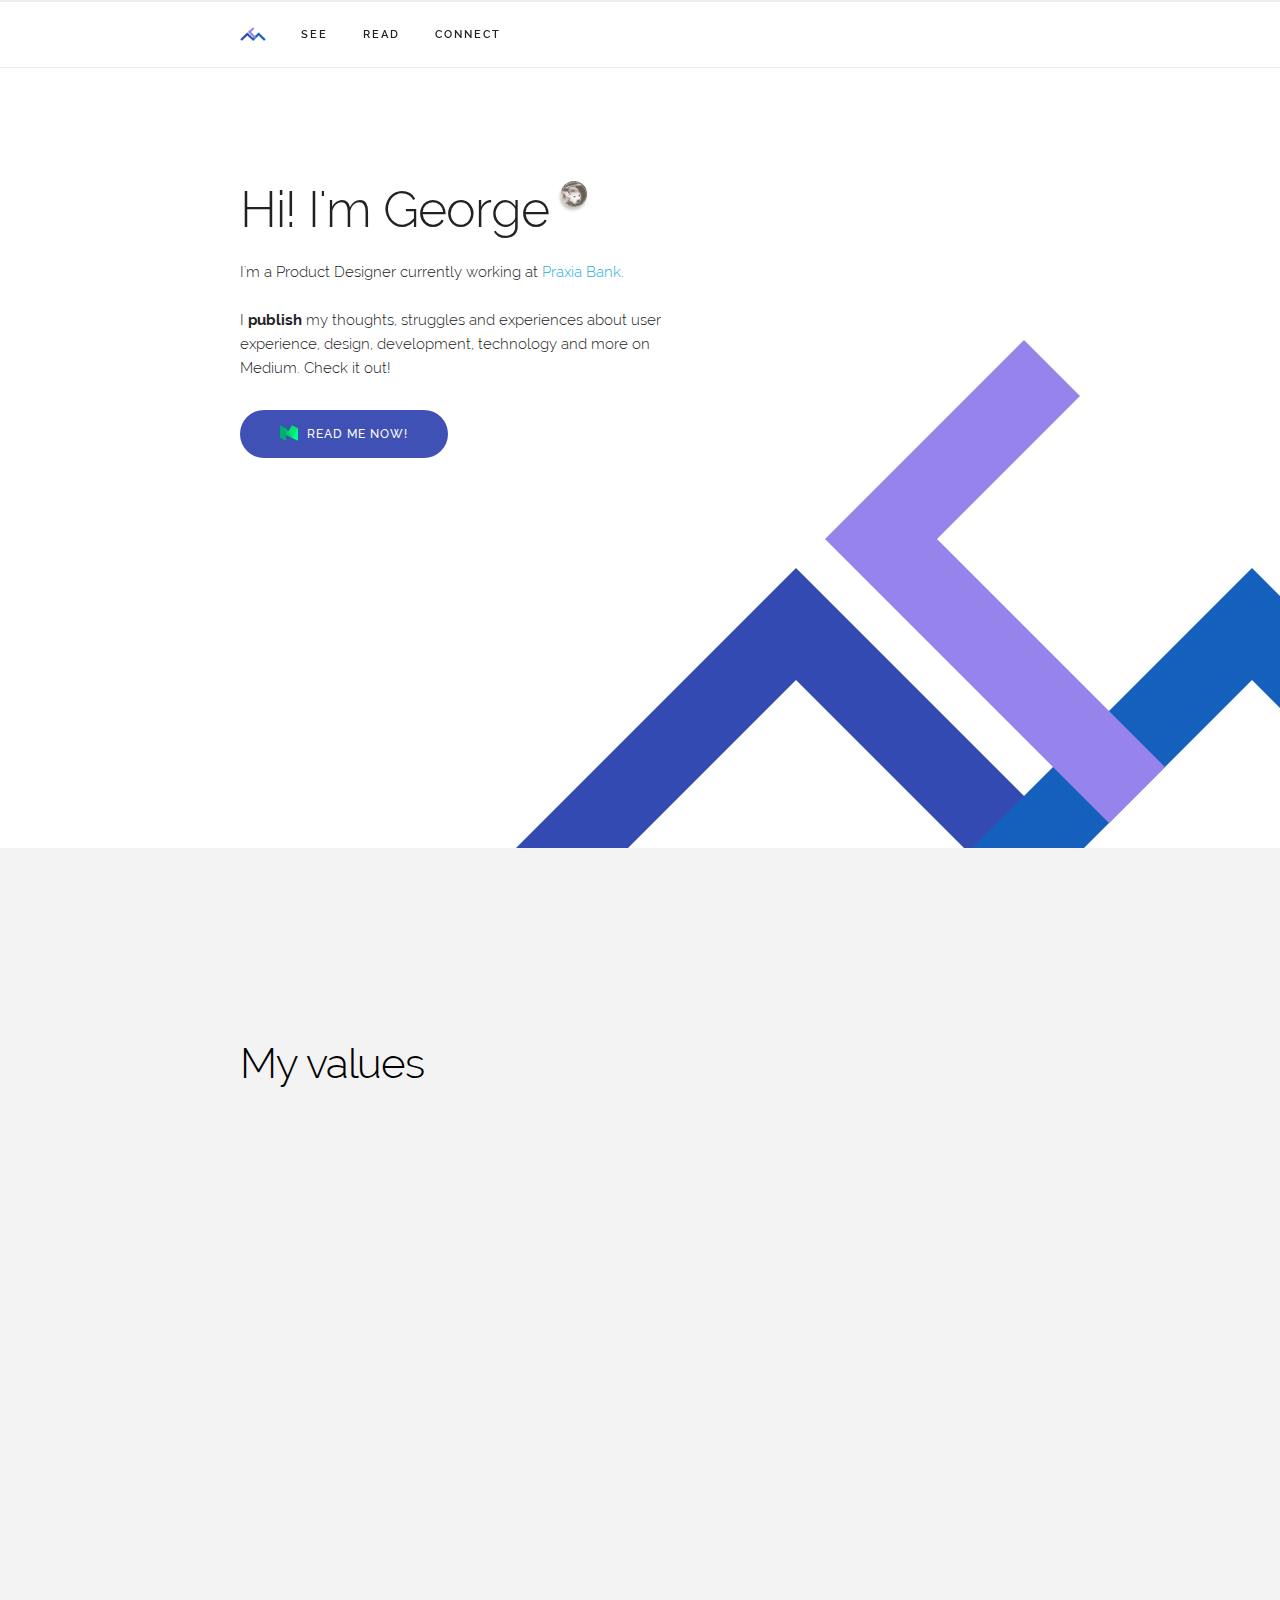
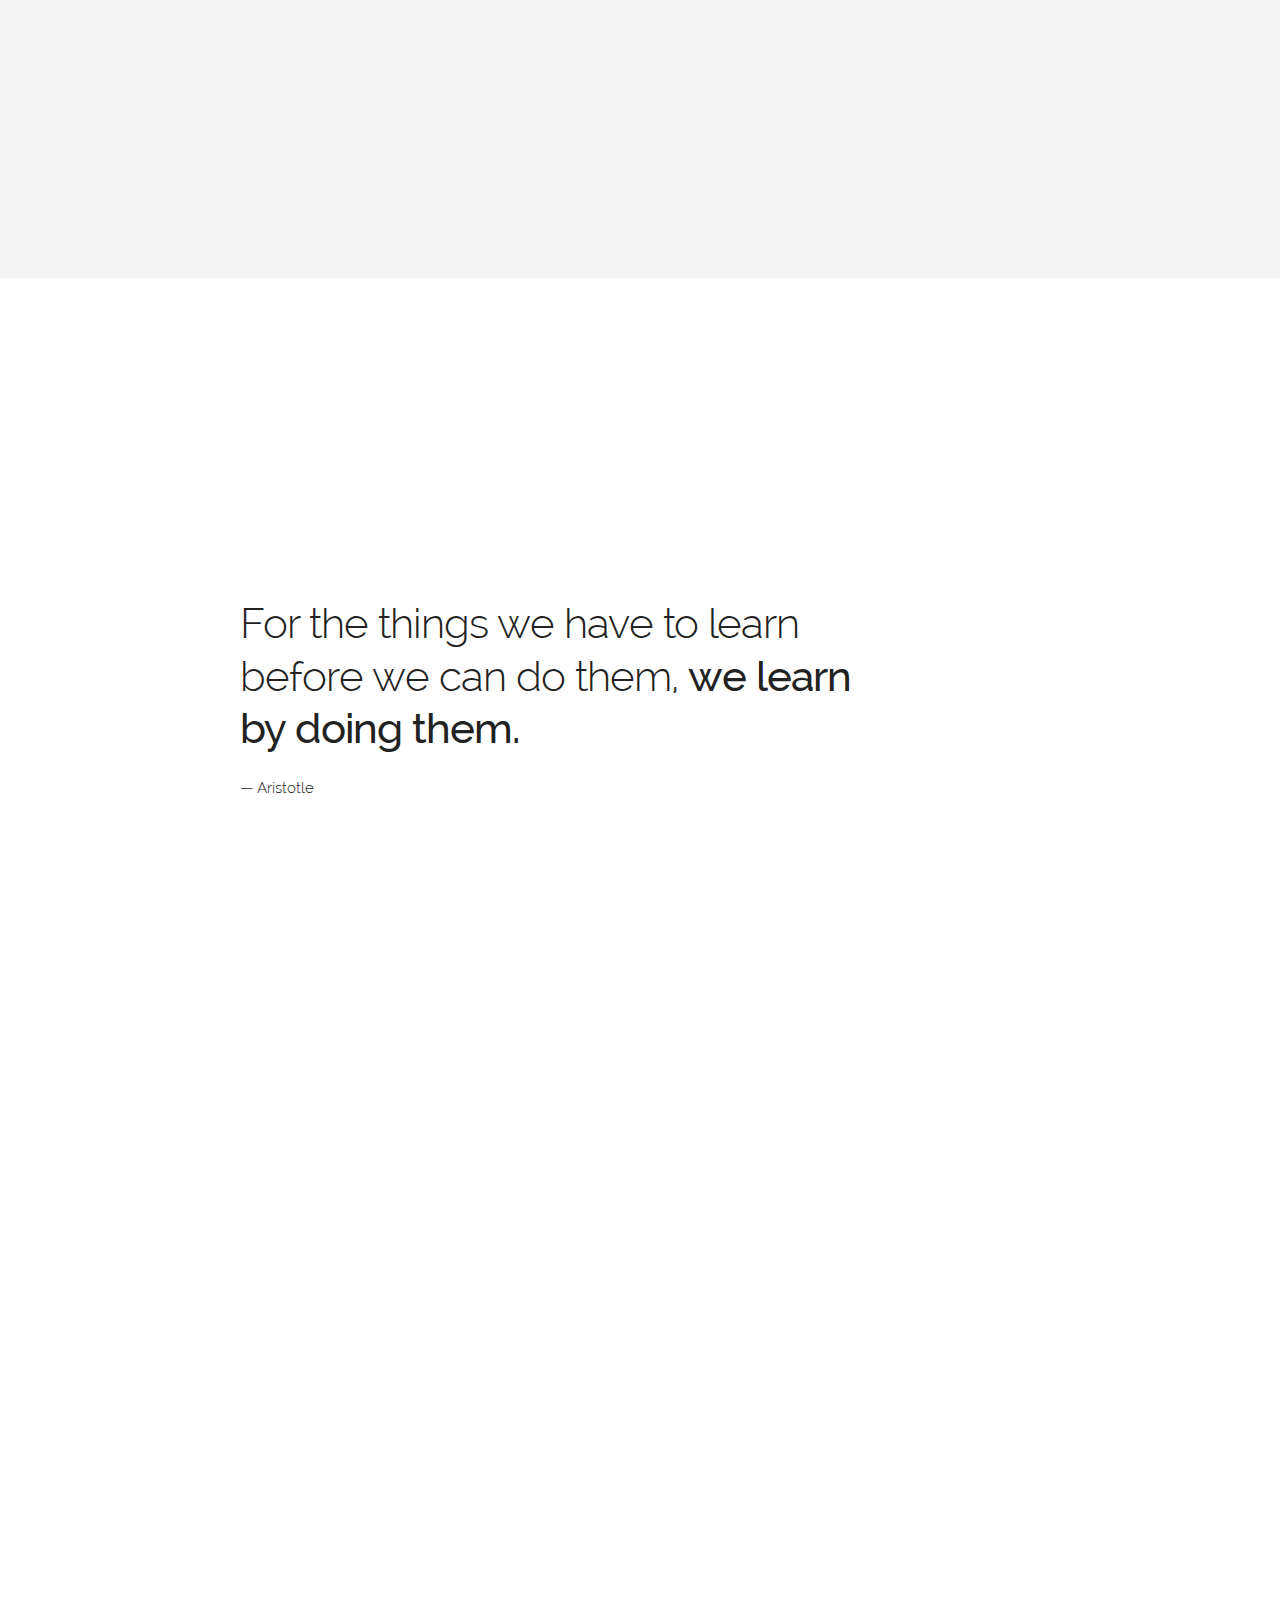
<file: index.html>
<!DOCTYPE html>
<!--[if lt IE 7]>      <html class="no-js lt-ie9 lt-ie8 lt-ie7" lang=""> <![endif]-->
<!--[if IE 7]>         <html class="no-js lt-ie9 lt-ie8" lang=""> <![endif]-->
<!--[if IE 8]>         <html class="no-js lt-ie9" lang=""> <![endif]-->
<!--[if gt IE 8]><!-->

<html class="no-js" lang="en">
<!--<![endif]-->


<head>
    <!-- Basic Page Needs
–––––––––––––––––––––––––––––––––––––––––––––––––– -->
    <meta charset="utf-8">

    <title>George Margaritis : Product Designer [ Ðönt·Pãniç ]</title>
    <meta content=
    "George Margaritis [aka dontpanic, dontpanicgr, dontpaniccg] Design Portfolio"
    name="description">
    <meta content="George Margariris" name="author"><!-- Mobile Specific Metas
–––––––––––––––––––––––––––––––––––––––––––––––––– -->
    <meta content="width=device-width, initial-scale=1" name="viewport">
    <!-- FONT
–––––––––––––––––––––––––––––––––––––––––––––––––– -->
    <link href="css/fonts.min.css" rel="stylesheet">
    <!-- Embed <link href="https://fonts.googleapis.com/css?family=Raleway:300,400,500,600,700" rel="stylesheet">  -->
    <!-- ICONS
–––––––––––––––––––––––––––––––––––––––––––––––––– -->
    <link href="css/icons.min.css" rel="stylesheet">
    <!-- Embed <link rel="stylesheet" href="https://cdnjs.cloudflare.com/ajax/libs/simple-line-icons/2.3.2/css/simple-line-icons.css"> -->
    <!-- CSS
–––––––––––––––––––––––––––––––––––––––––––––––––– -->
    <link href="css/normalize.min.css" rel="stylesheet">
    <link href="css/lightbox.min.css" rel="stylesheet">
    <link href="css/master.min.css" rel="stylesheet">
    <link href="css/custom.css" rel="stylesheet"><!-- Icons & Open Graph
–––––––––––––––––––––––––––––––––––––––––––––––––– -->
    <link href="images/favicon.png" rel="icon" type="image/png">
    <link href="apple-touch-icon.png" rel="apple-touch-icon">
    <meta content="George M. - Product Designer [Ðönt·Pãniç]" property="og:title">
    <meta content="George M. - Product Designer [Ðönt·Pãniç]" property=
    "og:site_name">
    <meta content="Browse all my work!" property="og:description">
    <meta content="http://dontpanicgr.com" property="og:url">
    <meta content="og_image_1200x630.jpg" property="og:image">
    <meta content="image/jpeg" property="og:image:type">
    <meta content="1200" property="og:image:width">
    <meta content="630" property="og:image:height"><!-- Scripts
–––––––––––––––––––––––––––––––––––––––––––––––––– -->

    <script src="js/modernizr.min.js">
    </script>
    <script src="js/jquery.min.js" type="text/javascript">
    </script>
    <script src="js/site.js" type="text/javascript">
    </script>
	<script src="js/wow.min.js"></script>
    <script>
       new WOW().init();
    </script>
<!-- Changelog -->
	<script>
  var HW_config = {
    selector: ".changelog", // CSS selector where to inject the badge
    account:  "xMVO37"
  }
</script>
<script async src="//cdn.headwayapp.co/widget.js"></script>
<style>
      /* Changelog bullet*/
.HW_badge_cont {
    position: absolute!important;
    top: 24px!important;
    left: 14px!important;
}
</style>
</head>

<body>
    <!--[if lt IE 8]>
            <p class="browserupgrade">You are using an <strong>outdated</strong> browser. Please <a href="http://browsehappy.com/">upgrade your browser</a> to improve your experience.</p>
        <![endif]-->
    <!-- Navigation Mobile
–––––––––––––––––––––––––––––––––––––––––––––––––– -->

    <div class="nav-mobile">
        <div class="navbar-mobile">
            <div class="container">
                <ul class="navbar-list-mobile">
                    <li class="navbar-item-mobile">
                        <div class="logo"><a class="navbar-link-mobile" href="#intro"><img src="[data-uri]"></a></div>
                    </li>
                    <li class="navbar-item-mobile">
                        <a class="navbar-link-mobile" href="#work">See</a>
                    </li>
                    <li class="navbar-item-mobile">
                        <a class="navbar-link-mobile" href="https://medium.com/@dontpanicgr" target="_blank">Read</a>
                    </li>
                    <!-- Social Right -->


                    <li class="navbar-item-mobile-right">
                        <a class="navbar-link-mobile-right" href=
                        "http://twitter.com/dontpanic_cg"><i class=
                        "icon-social-twitter icons"></i></a>
                    </li>
			
                    <li class="navbar-item-mobile-right">
                        <a class="navbar-link-mobile-right" href=
                        "http://linkedin.com/in/gmargaritis"><i class=
                        "icon-social-linkedin icons"></i></a>
                    </li>
			
                    <li class="navbar-item-mobile-right">
                        <a class="navbar-link-mobile-right" href=
                        "https://github.com/dontpanicgr"><i class=
                        "icon-social-github icons"></i></a>
                    </li>


                </ul>
            </div>
        </div>
    </div>
    <!-- Navigation Large
–––––––––––––––––––––––––––––––––––––––––––––––––– -->


    <div class="nav">
        <div class="navbar">
            <div class="container">
                <ul class="navbar-list">
                    <li class="navbar-item">
                        <div class="logo"><a class="navbar-link" href="#intro"><img src="[data-uri]"></a></div>
                    </li>
                    <li class="navbar-item">
                        <a class="navbar-link" href="#work">See</a>
                    </li>
                    <li class="navbar-item">
                        <a class="navbar-link" href="https://medium.com/@dontpanicgr" target="_blank">Read</a>
                    </li>
                    <li class="navbar-item">
                        <a class="navbar-link" data-popover="#moreNavPopover"
                        href="#">Connect</a>
                        <div class="popover" id="moreNavPopover">
                            <ul class="popover-list">
                                <li class="popover-item">
                                    <a class="popover-link" href=
                                    "http://github.com/dontpanicgr"><i class=
                                    "icon-social-github icons"></i>
                                    Github</a>
                                </li>

                                <li class="popover-item">
                                    <a class="popover-link" href=
                                    "http://linkedin.com/in/gmargaritis"><i class=
                                    "icon-social-linkedin icons"></i>
                                    Linkedin</a>
                                </li>
                                 <li class="popover-item">
                                    <a class="popover-link" href=
                                    "http://twitter.com/dontpanic_cg"><i class=
                                    "icon-social-twitter icons"></i>
                                    Twitter</a>
                                </li>                             
                            </ul>
                        </div>
                    </li>


                   
                    <!-- Changelog -->
                    <li class="navbar-item" style="float: right;">
                        <a class="navbar-link changelog" href="#"></a>
                    </li>
                </ul>
            </div>
        </div>
    </div>
    <!-- Primary Page Layout
–––––––––––––––––––––––––––––––––––––––––––––––––– -->
	<div class="topbg">
        <svg xmlns="http://www.w3.org/2000/svg" width="1024" height="568" viewBox="0 0 1024 568">
            <g fill="none">
              <polygon fill="#324AB2" points="0 512 284 228 568 512 512 568 284 340 56 568"/>
              <polygon fill="#1560BD" points="456 512 740 228 1024 512 968 568 740 340 512 568"/>
              <polygon fill="#9683EC" points="512 0 313 199 597 483 653 427 425 199 568 56"/>
            </g>
          </svg>
    </div>
    <div class="section" style="padding: 18rem 0 38rem;" id="intro">
        <div class="container">
            <div class="row">
                <div class="seven columns">
                    <h1>Hi! I'm George <a data-lightbox="me" data-title=
                    "That's me :)" href="images/me/me3.jpg">
                    <div class="top-avatar animated bounce">
                    </div></a></h1>
                    <a data-lightbox="me" data-title="Me on social networks:)"
                    href="images/me/me2.png"></a> 
                    <h6>I'm a Product Designer currently working at <a href=
                    "https://www.praxiabank.com">Praxia Bank</a>. <br>
                    <br>
                    I <strong>publish</strong> my thoughts, struggles and experiences about user experience, design, development, technology  and more on Medium. Check it out!</h6>
                    <a href="https://medium.com/@dontpanicgr" target=
                    "_blank"><button class="button-primary medium">
                    <!-- Medium icon -->
                    <img src="images/medium.png" style=
                    "vertical-align: top; width: 18px; padding: 14px 5px 0px 0px;">
                    <!-- End Medium Icon -->
                    Read me now!</button></a>
                    </div>
                </div>
            </div>
        </div>
    </div>
    <!-- Values  -->

    <div class="section values">
        <div class="container">
            <div class="row" style="color:#000; text-align:left; margin:4rem 0;">
                    <div class="nine columns">
                    <h2>My values</h2>
                    </div>
            </div>
            <div class="row">
                <div class="one-third column value wow animated fadeIn">
                    <h2 class="value-multiplier"><i class=
                    "icon-chemistry icons"></i>
                    </h2>


                    <h5 class="value-heading">Inventiveness</h5>


                    <p class="value-description">To experiment with new ideas like a design alchemist and take risks.</p>
                </div>


                <div class="one-third column value wow animated fadeIn">
                    <h2 class="value-multiplier"><i class=
                    "icon-people icons"></i>
                    </h2>


                    <h5 class="value-heading">Empathy</h5>


                    <p class="value-description">To honestly try to understand people's point of view and needs.</p>
                </div>


                <div class="one-third column value wow animated fadeIn">
                    <h2 class="value-multiplier"><i class="icon-eye icons"></i>
                    </h2>


                    <h5 class="value-heading">Vision</h5>


                    <p class="value-description">To see the big picture, to be a futurist, and touch the impossible.</p>
                </div>
            </div>
        </div>
    </div>
    <!-- Work -->

    <div class="container" id="bio">
        <div class="row">
            <div class="ten columns animated fadeIn" style="margin: 40% 0% 35% 0%;">
                <h2>For the things we have to learn before we can do them, <span style="font-weight: 500;">we
                    learn by doing them.</span></h1>
                <h6>— Aristotle</h6>
                <br>
            </div>
        </div>
    </div>


    <div class="section values2" style="color:#000">
        <div class="container">
            <div class="row wow animated fadeIn" id="work">
                <div class="nine columns" style="margin: 15% 0% 45% 0%;">
                    <h1>My work</h1>
                    <p>You can't capture design research, thinking and execution in a single image. Only for the sake of "portfolio" here are few <strong>selected</strong> projects and concepts. </p>
                    <a href="work" target="_self"><button class=
                    "button-primary"><i class="icon-grid icons"></i>See the gallery</button></a>
                </div>
            </div>
        </div>
    </div>
    <!-- End Document
–––––––––––––––––––––––––––––––––––––––––––––––––– -->
    <script>
            (function(b,o,i,l,e,r){b.GoogleAnalyticsObject=l;b[l]||(b[l]=
            function(){(b[l].q=b[l].q||[]).push(arguments)});b[l].l=+new Date;
            e=o.createElement(i);r=o.getElementsByTagName(i)[0];
            e.src='//www.google-analytics.com/analytics.js';
            r.parentNode.insertBefore(e,r)}(window,document,'script','ga'));
            ga('create','UA-85065073-1','auto');ga('send','pageview');
    </script>
    <script src="js/lightbox.min.js" type="text/javascript">
    </script>

</body>
</html>
</file>
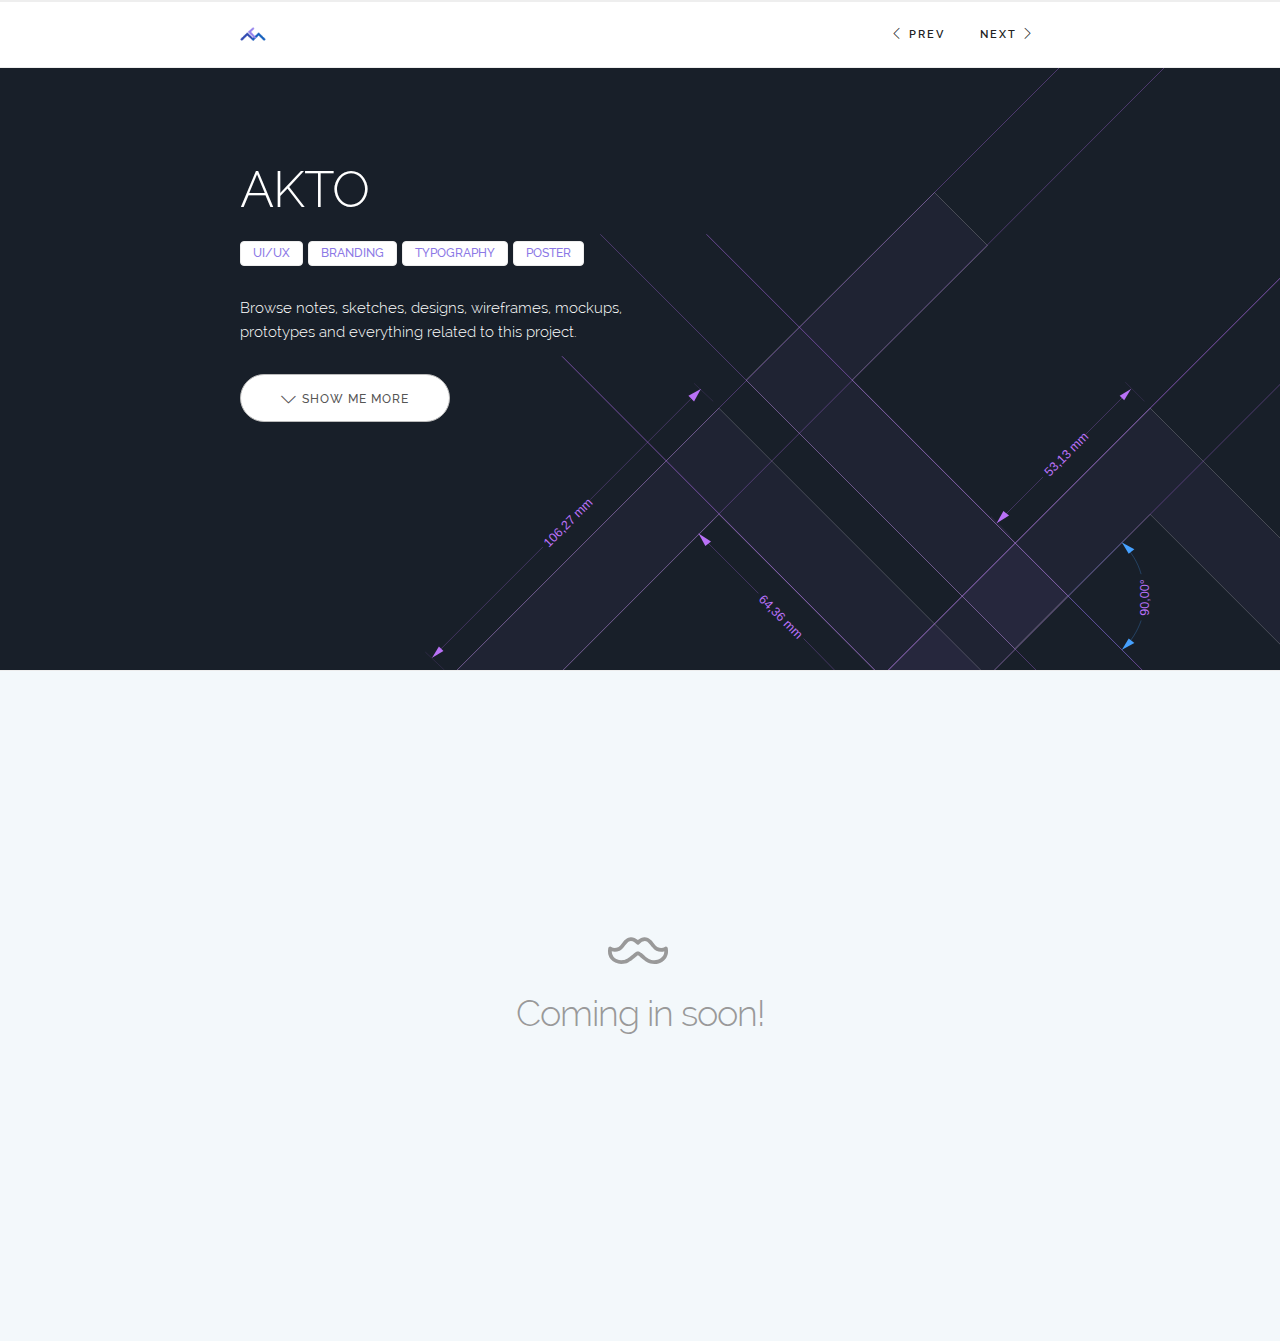
<file: akto.html>
<!DOCTYPE html>
<!--[if lt IE 7]>      <html class="no-js lt-ie9 lt-ie8 lt-ie7" lang=""> <![endif]-->
<!--[if IE 7]>         <html class="no-js lt-ie9 lt-ie8" lang=""> <![endif]-->
<!--[if IE 8]>         <html class="no-js lt-ie9" lang=""> <![endif]-->
<!--[if gt IE 8]><!-->

<html class="no-js" lang="en">
<!--<![endif]-->


<head>
    <!-- Basic Page Needs
–––––––––––––––––––––––––––––––––––––––––––––––––– -->
    <meta charset="utf-8">

    <title>AKTO // George Margaritis - UI|UX Visual Designer [aka dontpanic,
    dontpanicgr, dontpaniccg]</title>
    <meta content=
    "AKTO - George Margaritis [aka dontpanic, dontpanicgr, dontpaniccg] Design Portfolio"
    name="description">
    <meta content="George Margariris" name="author"><!-- Mobile Specific Metas
–––––––––––––––––––––––––––––––––––––––––––––––––– -->
    <meta content="width=device-width, initial-scale=1" name="viewport">
    <!-- FONT
–––––––––––––––––––––––––––––––––––––––––––––––––– -->
    <link href="css/fonts.min.css" rel="stylesheet">
    <!-- Embed <link href="https://fonts.googleapis.com/css?family=Raleway:300,400,500,600,700" rel="stylesheet">  -->
    <!-- ICONS
–––––––––––––––––––––––––––––––––––––––––––––––––– -->
    <link href="css/icons.min.css" rel="stylesheet">
    <!-- Embed <link rel="stylesheet" href="https://cdnjs.cloudflare.com/ajax/libs/simple-line-icons/2.3.2/css/simple-line-icons.css"> -->
    <link href="fonts/font-awesome-4.3.0/css/font-awesome.min.css" rel=
    "stylesheet" type="text/css"><!-- CSS
–––––––––––––––––––––––––––––––––––––––––––––––––– -->
    <link href="css/normalize.min.css" rel="stylesheet">
    <link href="css/lightbox.min.css" rel="stylesheet">
    <link href="css/master.min.css" rel="stylesheet">
    <link href="css/custom.min.css" rel="stylesheet">
    <link href="css/grid.min.css" rel="stylesheet"><!-- Icons & Open Graph
–––––––––––––––––––––––––––––––––––––––––––––––––– -->
    <link href="images/favicon.png" rel="icon" type="image/png">
    <link href="apple-touch-icon.png" rel="apple-touch-icon">
    <meta content="AKTO // George M. - UI/UX Designer [dontpanic]" property=
    "og:title">
    <meta content="AKTO // George M. - UI/UX Designer [dontpanic]" property=
    "og:site_name">
    <meta content="AKTO // George M. - UI/UX Designer" property="og:description">
    <meta content="http://dontpanicgr.com" property="og:url">
    <meta content="og_image_1200x630.jpg" property="og:image">
    <meta content="image/jpeg" property="og:image:type">
    <meta content="1200" property="og:image:width">
    <meta content="630" property="og:image:height"><!-- Scripts
–––––––––––––––––––––––––––––––––––––––––––––––––– -->

    <script src="js/modernizr.min.js">
    </script>
    <script src="js/jquery.min.js" type="text/javascript">
    </script>
	<script src="js/jquery.lazyload.min.js" type="text/javascript">
    </script>
    <script src="js/site.js" type="text/javascript">
    </script>

	
</head>

<body>
    <!--[if lt IE 8]>
            <p class="browserupgrade">You are using an <strong>outdated</strong> browser. Please <a href="http://browsehappy.com/">upgrade your browser</a> to improve your experience.</p>
        <![endif]-->
    <!-- Navigation Mobile
–––––––––––––––––––––––––––––––––––––––––––––––––– -->


    <div class="nav-mobile">
        <div class="navbar-mobile">
            <div class="container">
                <ul class="navbar-list-mobile">

					<li class="navbar-item-mobile">
                        <div class="logo"><a class="navbar-link-mobile" href="./"><img src="[data-uri]"></a></div>
                    </li>
                    <li class="navbar-item-mobile" style="float: right;">
                        <a class="navbar-link-mobile" style="margin-right: 0;" href="./freeddo">Next <i class="icon-arrow-right icons"></i></a>
                    </li>
                    <li class="navbar-item-mobile" style="float: right;">
                        <a class="navbar-link-mobile" href="./ux_mashup">
						<i class="icon-arrow-left icons"></i>Prev</a>
                    </li>
                </ul>
            </div>
        </div>
    </div>
    <!-- Navigation Large
–––––––––––––––––––––––––––––––––––––––––––––––––– -->

    <div class="nav">
        <div class="navbar">
            <div class="container">
                <ul class="navbar-list">
					<li class="navbar-item">
                        <div class="logo"><a class="navbar-link tooltips" href="./"><img src="[data-uri]"><span>Back to Home</span></a></div>
                    </li>
                    <li class="navbar-item" style="float: right;">
                        <a class="navbar-link" style="margin-right: 0;" href="./freeddo">Next <i class="icon-arrow-right icons"></i></a>
                    </li>
                    <li class="navbar-item" style="float: right;">
                        <a class="navbar-link" href="./ux_mashup">
						<i class="icon-arrow-left icons"></i>Prev</a>
                    </li>
                </ul>
            </div>
        </div>
    </div>
    <!-- Header
–––––––––––––––––––––––––––––––––––––––––––––––––– -->


    <div class="section hero-bottom" style="background-color: #181f29;color:#fff;" id="intro">
        <div class="container">
            <div class="row">
                <div class="seven columns wow animated fadeIn">
                    <h1>AKTO</h1>
					<div class="tags-cont">
					<div class="tags">UI/UX</div><div class="tags">BRANDING</div><div class="tags">TYPOGRAPHY</div><div class="tags">POSTER</div>
					</div>

                    <h6>Browse notes, sketches, designs, wireframes, mockups, prototypes and everything related to this project.</h6>
                    <a class="button large-icons" href="#portfolio" style=
                    "margin-right:10px;" target="_blank"><i class="icon-arrow-down icons" style="font-size: 11pt;"></i>Show me more</a>
                </div>
            </div>
        </div>
    </div>
    <!-- Content Grid Images
–––––––––––––––––––––––––––––––––––––––––––––––––– -->

    <div id="portfolio" class="section hero" style="border-top:1px solid #ededed;background:#F3F8FB;">
        <div class="container">
            <div class="row">
                <div class="twelve columns" style="text-align: center;margin-top:10%;color:#999;">
                    <i style="font-size:6rem;line-height:8rem;" class="icon-mustache icons"></i>
					<h3> Coming in soon! </h3>
                </div>
            </div>
        </div>
    </div>
        
    <!-- /content -->
    <!-- End Document
–––––––––––––––––––––––––––––––––––––––––––––––––– -->
    <script>
            (function(b,o,i,l,e,r){b.GoogleAnalyticsObject=l;b[l]||(b[l]=
            function(){(b[l].q=b[l].q||[]).push(arguments)});b[l].l=+new Date;
            e=o.createElement(i);r=o.getElementsByTagName(i)[0];
            e.src='//www.google-analytics.com/analytics.js';
            r.parentNode.insertBefore(e,r)}(window,document,'script','ga'));
            ga('create','UA-85065073-1','600');ga('send','pageview');
    </script> 
    <script src="js/imagesloaded.pkgd.min.js">
    </script> 
    <script src="js/masonry.pkgd.min.js">
    </script> 
    <script src="js/classie.js">
    </script> 
    <script src="js/main.js">
    </script> 
    <script>
        (function() {
            var support = { transitions: Modernizr.csstransitions },
                // transition end event name
                transEndEventNames = { 'WebkitTransition': 'webkitTransitionEnd', 'MozTransition': 'transitionend', 'OTransition': 'oTransitionEnd', 'msTransition': 'MSTransitionEnd', 'transition': 'transitionend' },
                transEndEventName = transEndEventNames[ Modernizr.prefixed( 'transition' ) ],
                onEndTransition = function( el, callback ) {
                    var onEndCallbackFn = function( ev ) {
                        if( support.transitions ) {
                            if( ev.target != this ) return;
                            this.removeEventListener( transEndEventName, onEndCallbackFn );
                        }
                        if( callback && typeof callback === 'function' ) { callback.call(this); }
                    };
                    if( support.transitions ) {
                        el.addEventListener( transEndEventName, onEndCallbackFn );
                    }
                    {
                        onEndCallbackFn();
                    }
                };

            new GridFx(document.querySelector('.grid'), {
                imgPosition : {
                    x : 1,
                    y : -0.75
                },
                pagemargin : 50,
                onOpenItem : function(instance, item) {
                    var win = {width: window.innerWidth, height: window.innerHeight};
                    instance.items.forEach(function(el) {
                        if(item != el) {
                            var delay = Math.floor(Math.random() * 150);
                                el.style.WebkitTransition = 'opacity .6s ' + delay + 'ms cubic-bezier(.5,1,.2,1), -webkit-transform .6s ' + delay + 'ms cubic-bezier(.5,1,.2,1)';
                                el.style.transition = 'opacity .6s ' + delay + 'ms cubic-bezier(.5,1,.2,1), transform .6s ' + delay + 'ms cubic-bezier(.5,1,.2,1)';
                            
                                el.style.WebkitTransform = 'translate3d(-' + win.width + 'px,0,0)';
                                el.style.transform = 'translate3d(-' + win.width + 'px,0,0)';
                                el.style.opacity = 0;
                        }
                    });
                },
                onCloseItem : function(instance, item) {
                    instance.items.forEach(function(el) {
                        if(item != el) {
                            var delay = Math.floor(Math.random() * 150);
                            el.style.WebkitTransition = 'opacity .3s ' + delay + 'ms cubic-bezier(.5,1,.2,1), -webkit-transform .3s ' + delay + 'ms cubic-bezier(.5,1,.2,1)';
                            el.style.transition = 'opacity .3s ' + delay + 'ms cubic-bezier(.5,1,.2,1), transform .3s ' + delay + 'ms cubic-bezier(.5,1,.2,1)';


                            el.style.WebkitTransform = 'translate3d(0,0,0)';
                            el.style.transform = 'translate3d(0,0,0)';
                            el.style.opacity = 1;

                            onEndTransition(el, function() {
                                el.style.transition = 'none';
                                el.style.WebkitTransform = 'none';
                            });
                        }
                    });
                }
            });
        })();
    </script>
	<script type="text/javascript" charset="utf-8">
  $(function() {
     $("img.lazy").lazyload({
         effect : "fadeIn"
     });

  });
  </script>
</body>
</html>
</file>
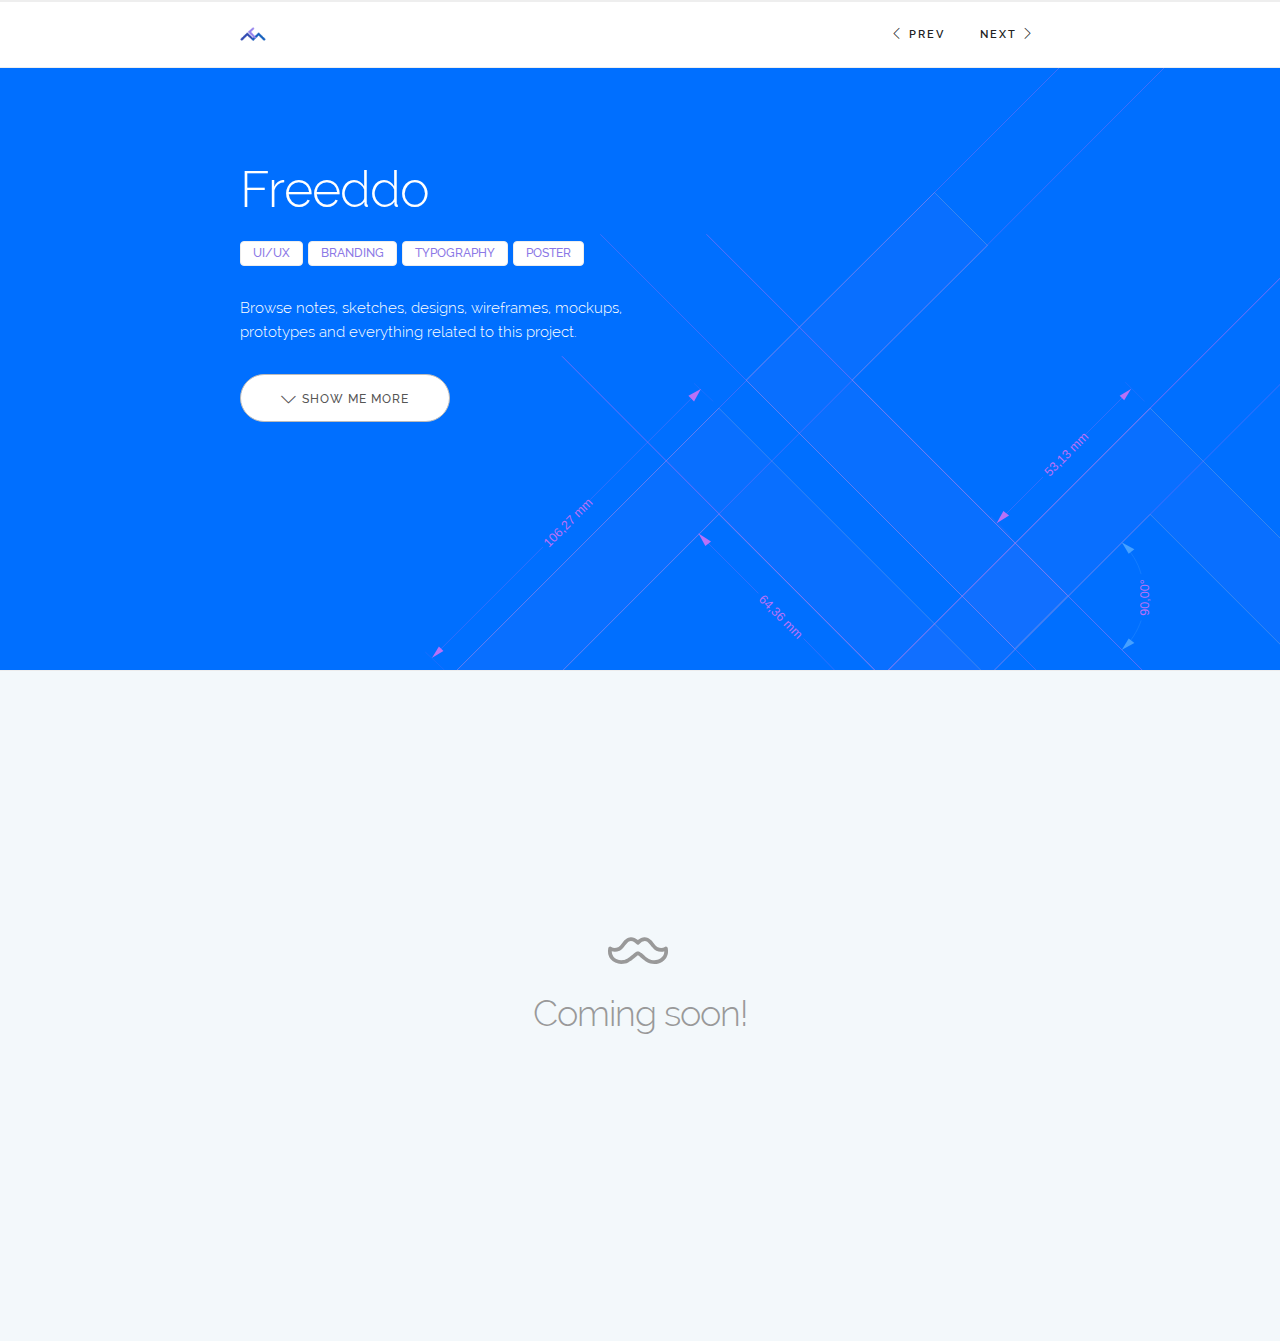
<file: freeddo.html>
<!DOCTYPE html>
<!--[if lt IE 7]>      <html class="no-js lt-ie9 lt-ie8 lt-ie7" lang=""> <![endif]-->
<!--[if IE 7]>         <html class="no-js lt-ie9 lt-ie8" lang=""> <![endif]-->
<!--[if IE 8]>         <html class="no-js lt-ie9" lang=""> <![endif]-->
<!--[if gt IE 8]><!-->

<html class="no-js" lang="en">
<!--<![endif]-->


<head>
    <!-- Basic Page Needs
–––––––––––––––––––––––––––––––––––––––––––––––––– -->
    <meta charset="utf-8">

    <title>Freeddo // George Margaritis - UI|UX Visual Designer [aka dontpanic,
    dontpanicgr, dontpaniccg]</title>
    <meta content=
    "Freeddo - George Margaritis [aka dontpanic, dontpanicgr, dontpaniccg] Design Portfolio"
    name="description">
    <meta content="George Margariris" name="author"><!-- Mobile Specific Metas
–––––––––––––––––––––––––––––––––––––––––––––––––– -->
    <meta content="width=device-width, initial-scale=1" name="viewport">
    <!-- FONT
–––––––––––––––––––––––––––––––––––––––––––––––––– -->
    <link href="css/fonts.min.css" rel="stylesheet">
    <!-- Embed <link href="https://fonts.googleapis.com/css?family=Raleway:300,400,500,600,700" rel="stylesheet">  -->
    <!-- ICONS
–––––––––––––––––––––––––––––––––––––––––––––––––– -->
    <link href="css/icons.min.css" rel="stylesheet">
    <!-- Embed <link rel="stylesheet" href="https://cdnjs.cloudflare.com/ajax/libs/simple-line-icons/2.3.2/css/simple-line-icons.css"> -->
    <link href="fonts/font-awesome-4.3.0/css/font-awesome.min.css" rel=
    "stylesheet" type="text/css"><!-- CSS
–––––––––––––––––––––––––––––––––––––––––––––––––– -->
    <link href="css/normalize.min.css" rel="stylesheet">
    <link href="css/lightbox.min.css" rel="stylesheet">
    <link href="css/master.min.css" rel="stylesheet">
    <link href="css/custom.min.css" rel="stylesheet">
    <link href="css/grid.min.css" rel="stylesheet"><!-- Icons & Open Graph
–––––––––––––––––––––––––––––––––––––––––––––––––– -->
    <link href="images/favicon.png" rel="icon" type="image/png">
    <link href="apple-touch-icon.png" rel="apple-touch-icon">
    <meta content="Freeddo // George M. - UI/UX Designer [dontpanic]" property=
    "og:title">
    <meta content="Freeddo // George M. - UI/UX Designer [dontpanic]" property=
    "og:site_name">
    <meta content="Freeddo // George M. - UI/UX Designer" property="og:description">
    <meta content="http://dontpanicgr.com" property="og:url">
    <meta content="og_image_1200x630.jpg" property="og:image">
    <meta content="image/jpeg" property="og:image:type">
    <meta content="1200" property="og:image:width">
    <meta content="630" property="og:image:height"><!-- Scripts
–––––––––––––––––––––––––––––––––––––––––––––––––– -->

    <script src="js/modernizr.min.js">
    </script>
    <script src="js/jquery.min.js" type="text/javascript">
    </script>
	<script src="js/jquery.lazyload.min.js" type="text/javascript">
    </script>
    <script src="js/site.js" type="text/javascript">
    </script>

	
</head>

<body>
    <!--[if lt IE 8]>
            <p class="browserupgrade">You are using an <strong>outdated</strong> browser. Please <a href="http://browsehappy.com/">upgrade your browser</a> to improve your experience.</p>
        <![endif]-->
    <!-- Navigation Mobile
–––––––––––––––––––––––––––––––––––––––––––––––––– -->


    <div class="nav-mobile">
        <div class="navbar-mobile">
            <div class="container">
                <ul class="navbar-list-mobile">
					<li class="navbar-item-mobile">
                        <div class="logo"><a class="navbar-link-mobile tooltips" href="./"><img src="[data-uri]"><span>Back to Home</span></a></div>
                    </li>
                    <li class="navbar-item-mobile" style="float: right;">
                        <a class="navbar-link-mobile" style="margin-right: 0;" href="./peopleperhour">Next <i class="icon-arrow-right icons"></i></a>
                    </li>
                    <li class="navbar-item-mobile" style="float: right;">
                        <a class="navbar-link-mobile" href="./akto">
						<i class="icon-arrow-left icons"></i>Prev</a>
                    </li>
                </ul>
            </div>
        </div>
    </div>
    <!-- Navigation Large
–––––––––––––––––––––––––––––––––––––––––––––––––– -->

    <div class="nav">
        <div class="navbar">
            <div class="container">
                <ul class="navbar-list">
					<li class="navbar-item">
                        <div class="logo"><a class="navbar-link tooltips" href="./"><img src="[data-uri]"><span>Back to Home</span></a></div>
                    </li>
                    <li class="navbar-item" style="float: right;">
                        <a class="navbar-link" style="margin-right: 0;" href="./peopleperhour">Next <i class="icon-arrow-right icons"></i></a>
                    </li>
                    <li class="navbar-item" style="float: right;">
                        <a class="navbar-link" href="./akto">
						<i class="icon-arrow-left icons"></i>Prev</a>
                    </li>
                </ul>
            </div>
        </div>
    </div>
    <!-- Header
–––––––––––––––––––––––––––––––––––––––––––––––––– -->


    <div class="section hero-bottom" style="background-color: #006fff;color:#fff;" id="intro">
        <div class="container">
            <div class="row">
                <div class="seven columns wow animated fadeIn">
                    <h1>Freeddo</h1>
					<div class="tags-cont">
					<div class="tags">UI/UX</div><div class="tags">BRANDING</div><div class="tags">TYPOGRAPHY</div><div class="tags">POSTER</div>
					</div>

                    <h6>Browse notes, sketches, designs, wireframes, mockups, prototypes and everything related to this project.</h6>
                    <a class="button large-icons" href="#portfolio" style=
                    "margin-right:10px;" target="_blank"><i class="icon-arrow-down icons" style="font-size: 11pt;"></i>Show me more</a>
                </div>
            </div>
        </div>
    </div>
    <!-- Content Grid Images
–––––––––––––––––––––––––––––––––––––––––––––––––– -->

    <div id="portfolio" class="section hero" style="border-top:1px solid #ededed;background:#F3F8FB;">
        <div class="container">
            <div class="row">
                <div class="twelve columns" style="text-align: center;margin-top:10%;color:#999;">
                    <i style="font-size:6rem;line-height:8rem;" class="icon-mustache icons"></i>
					<h3> Coming soon! </h3>
                </div>
            </div>
        </div>
    </div>
        
    <!-- /content -->
    <!-- End Document
–––––––––––––––––––––––––––––––––––––––––––––––––– -->
    <script>
            (function(b,o,i,l,e,r){b.GoogleAnalyticsObject=l;b[l]||(b[l]=
            function(){(b[l].q=b[l].q||[]).push(arguments)});b[l].l=+new Date;
            e=o.createElement(i);r=o.getElementsByTagName(i)[0];
            e.src='//www.google-analytics.com/analytics.js';
            r.parentNode.insertBefore(e,r)}(window,document,'script','ga'));
            ga('create','UA-85065073-1','600');ga('send','pageview');
    </script> 
    <script src="js/imagesloaded.pkgd.min.js">
    </script> 
    <script src="js/masonry.pkgd.min.js">
    </script> 
    <script src="js/classie.js">
    </script> 
    <script src="js/main.js">
    </script> 
    <script>
        (function() {
            var support = { transitions: Modernizr.csstransitions },
                // transition end event name
                transEndEventNames = { 'WebkitTransition': 'webkitTransitionEnd', 'MozTransition': 'transitionend', 'OTransition': 'oTransitionEnd', 'msTransition': 'MSTransitionEnd', 'transition': 'transitionend' },
                transEndEventName = transEndEventNames[ Modernizr.prefixed( 'transition' ) ],
                onEndTransition = function( el, callback ) {
                    var onEndCallbackFn = function( ev ) {
                        if( support.transitions ) {
                            if( ev.target != this ) return;
                            this.removeEventListener( transEndEventName, onEndCallbackFn );
                        }
                        if( callback && typeof callback === 'function' ) { callback.call(this); }
                    };
                    if( support.transitions ) {
                        el.addEventListener( transEndEventName, onEndCallbackFn );
                    }
                    {
                        onEndCallbackFn();
                    }
                };

            new GridFx(document.querySelector('.grid'), {
                imgPosition : {
                    x : 1,
                    y : -0.75
                },
                pagemargin : 50,
                onOpenItem : function(instance, item) {
                    var win = {width: window.innerWidth, height: window.innerHeight};
                    instance.items.forEach(function(el) {
                        if(item != el) {
                            var delay = Math.floor(Math.random() * 150);
                                el.style.WebkitTransition = 'opacity .6s ' + delay + 'ms cubic-bezier(.5,1,.2,1), -webkit-transform .6s ' + delay + 'ms cubic-bezier(.5,1,.2,1)';
                                el.style.transition = 'opacity .6s ' + delay + 'ms cubic-bezier(.5,1,.2,1), transform .6s ' + delay + 'ms cubic-bezier(.5,1,.2,1)';
                            
                                el.style.WebkitTransform = 'translate3d(-' + win.width + 'px,0,0)';
                                el.style.transform = 'translate3d(-' + win.width + 'px,0,0)';
                                el.style.opacity = 0;
                        }
                    });
                },
                onCloseItem : function(instance, item) {
                    instance.items.forEach(function(el) {
                        if(item != el) {
                            var delay = Math.floor(Math.random() * 150);
                            el.style.WebkitTransition = 'opacity .3s ' + delay + 'ms cubic-bezier(.5,1,.2,1), -webkit-transform .3s ' + delay + 'ms cubic-bezier(.5,1,.2,1)';
                            el.style.transition = 'opacity .3s ' + delay + 'ms cubic-bezier(.5,1,.2,1), transform .3s ' + delay + 'ms cubic-bezier(.5,1,.2,1)';


                            el.style.WebkitTransform = 'translate3d(0,0,0)';
                            el.style.transform = 'translate3d(0,0,0)';
                            el.style.opacity = 1;

                            onEndTransition(el, function() {
                                el.style.transition = 'none';
                                el.style.WebkitTransform = 'none';
                            });
                        }
                    });
                }
            });
        })();
    </script>
	<script type="text/javascript" charset="utf-8">
  $(function() {
     $("img.lazy").lazyload({
         effect : "fadeIn"
     });

  });
  </script>
</body>
</html>
</file>
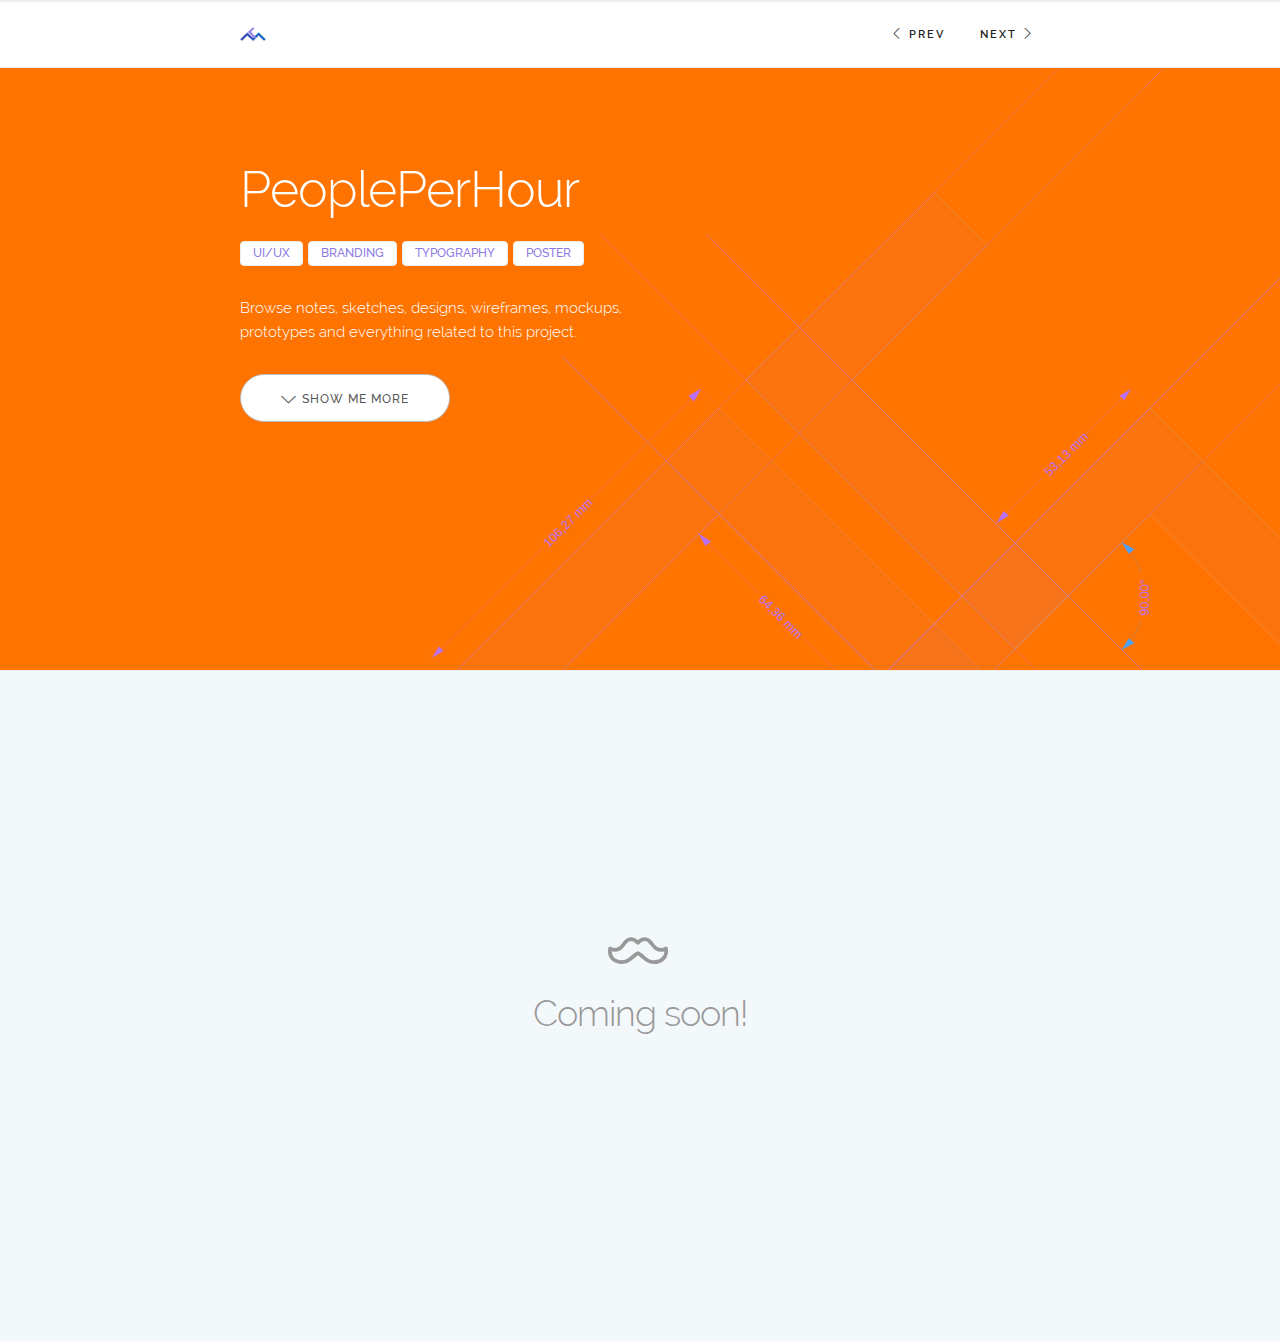
<file: peopleperhour.html>
<!DOCTYPE html>
<!--[if lt IE 7]>      <html class="no-js lt-ie9 lt-ie8 lt-ie7" lang=""> <![endif]-->
<!--[if IE 7]>         <html class="no-js lt-ie9 lt-ie8" lang=""> <![endif]-->
<!--[if IE 8]>         <html class="no-js lt-ie9" lang=""> <![endif]-->
<!--[if gt IE 8]><!-->

<html class="no-js" lang="en">
<!--<![endif]-->


<head>
    <!-- Basic Page Needs
–––––––––––––––––––––––––––––––––––––––––––––––––– -->
    <meta charset="utf-8">

    <title>PeoplePerHour // George Margaritis - UI|UX Visual Designer [aka dontpanic,
    dontpanicgr, dontpaniccg]</title>
    <meta content=
    "PeoplePerHour - George Margaritis [aka dontpanic, dontpanicgr, dontpaniccg] Design Portfolio"
    name="description">
    <meta content="George Margariris" name="author"><!-- Mobile Specific Metas
–––––––––––––––––––––––––––––––––––––––––––––––––– -->
    <meta content="width=device-width, initial-scale=1" name="viewport">
    <!-- FONT
–––––––––––––––––––––––––––––––––––––––––––––––––– -->
    <link href="css/fonts.min.css" rel="stylesheet">
    <!-- Embed <link href="https://fonts.googleapis.com/css?family=Raleway:300,400,500,600,700" rel="stylesheet">  -->
    <!-- ICONS
–––––––––––––––––––––––––––––––––––––––––––––––––– -->
    <link href="css/icons.min.css" rel="stylesheet">
    <!-- Embed <link rel="stylesheet" href="https://cdnjs.cloudflare.com/ajax/libs/simple-line-icons/2.3.2/css/simple-line-icons.css"> -->
    <link href="fonts/font-awesome-4.3.0/css/font-awesome.min.css" rel=
    "stylesheet" type="text/css"><!-- CSS
–––––––––––––––––––––––––––––––––––––––––––––––––– -->
    <link href="css/normalize.min.css" rel="stylesheet">
    <link href="css/lightbox.min.css" rel="stylesheet">
    <link href="css/master.min.css" rel="stylesheet">
    <link href="css/custom.min.css" rel="stylesheet">
    <link href="css/grid.min.css" rel="stylesheet"><!-- Icons & Open Graph
–––––––––––––––––––––––––––––––––––––––––––––––––– -->
    <link href="images/favicon.png" rel="icon" type="image/png">
    <link href="apple-touch-icon.png" rel="apple-touch-icon">
    <meta content="PeoplePerHour // George M. - UI/UX Designer [dontpanic]" property=
    "og:title">
    <meta content="PeoplePerHour // George M. - UI/UX Designer [dontpanic]" property=
    "og:site_name">
    <meta content="PeoplePerHour // George M. - UI/UX Designer" property="og:description">
    <meta content="http://dontpanicgr.com" property="og:url">
    <meta content="og_image_1200x630.jpg" property="og:image">
    <meta content="image/jpeg" property="og:image:type">
    <meta content="1200" property="og:image:width">
    <meta content="630" property="og:image:height"><!-- Scripts
–––––––––––––––––––––––––––––––––––––––––––––––––– -->

    <script src="js/modernizr.min.js">
    </script>
    <script src="js/jquery.min.js" type="text/javascript">
    </script>
	<script src="js/jquery.lazyload.min.js" type="text/javascript">
    </script>
    <script src="js/site.js" type="text/javascript">
    </script>

	
</head>

<body>
    <!--[if lt IE 8]>
            <p class="browserupgrade">You are using an <strong>outdated</strong> browser. Please <a href="http://browsehappy.com/">upgrade your browser</a> to improve your experience.</p>
        <![endif]-->
    <!-- Navigation Mobile
–––––––––––––––––––––––––––––––––––––––––––––––––– -->


    <div class="nav-mobile">
        <div class="navbar-mobile">
            <div class="container">
                 <ul class="navbar-list-mobile">
					<li class="navbar-item-mobile">
                        <div class="logo"><a class="navbar-link-mobile tooltips" href="./"><img src="[data-uri]"><span>Back to Home</span></a></div>
                    </li>
                    <li class="navbar-item-mobile" style="float: right;">
                        <a class="navbar-link-mobile" style="margin-right: 0;" href="./valetanywhere">Next <i class="icon-arrow-right icons"></i></a>
                    </li>
                    <li class="navbar-item-mobile" style="float: right;">
                        <a class="navbar-link-mobile" href="./freeddo">
						<i class="icon-arrow-left icons"></i>Prev</a>
                    </li>
                </ul>
            </div>
        </div>
    </div>
    <!-- Navigation Large
–––––––––––––––––––––––––––––––––––––––––––––––––– -->

    <div class="nav">
        <div class="navbar">
            <div class="container">
                <ul class="navbar-list">
					<li class="navbar-item">
                        <div class="logo"><a class="navbar-link tooltips" href="./"><img src="[data-uri]"><span>Back to Home</span></a></div>
                    </li>
                    <li class="navbar-item" style="float: right;">
                        <a class="navbar-link" style="margin-right: 0;" href="./valetanywhere">Next <i class="icon-arrow-right icons"></i></a>
                    </li>
                    <li class="navbar-item" style="float: right;">
                        <a class="navbar-link" href="./freeddo">
						<i class="icon-arrow-left icons"></i>Prev</a>
                    </li>
                </ul>
            </div>
        </div>
    </div>
    <!-- Header
–––––––––––––––––––––––––––––––––––––––––––––––––– -->


    <div class="section hero-bottom" style="background-color: #ff7300;color: #fff;" id="intro">
        <div class="container">
            <div class="row">
                <div class="seven columns wow animated fadeIn">
                    <h1>PeoplePerHour</h1>
					<div class="tags-cont">
					<div class="tags">UI/UX</div><div class="tags">BRANDING</div><div class="tags">TYPOGRAPHY</div><div class="tags">POSTER</div>
					</div>

                    <h6>Browse notes, sketches, designs, wireframes, mockups, prototypes and everything related to this project.</h6>
                    <a class="button large-icons" href="#portfolio" style=
                    "margin-right:10px;" target="_blank"><i class="icon-arrow-down icons" style="font-size: 11pt;"></i>Show me more</a>
                </div>
            </div>
        </div>
    </div>
    <!-- Content Grid Images
–––––––––––––––––––––––––––––––––––––––––––––––––– -->

    <div id="portfolio" class="section hero" style="border-top:1px solid #ededed;background:#F3F8FB;">
        <div class="container">
            <div class="row">
                <div class="twelve columns" style="text-align: center;margin-top:10%;color:#999;">
                    <i style="font-size:6rem;line-height:8rem;" class="icon-mustache icons"></i>
					<h3> Coming soon! </h3>
                </div>
            </div>
        </div>
    </div>
        
    <!-- /content -->
    <!-- End Document
–––––––––––––––––––––––––––––––––––––––––––––––––– -->
    <script>
            (function(b,o,i,l,e,r){b.GoogleAnalyticsObject=l;b[l]||(b[l]=
            function(){(b[l].q=b[l].q||[]).push(arguments)});b[l].l=+new Date;
            e=o.createElement(i);r=o.getElementsByTagName(i)[0];
            e.src='//www.google-analytics.com/analytics.js';
            r.parentNode.insertBefore(e,r)}(window,document,'script','ga'));
            ga('create','UA-85065073-1','600');ga('send','pageview');
    </script> 
    <script src="js/imagesloaded.pkgd.min.js">
    </script> 
    <script src="js/masonry.pkgd.min.js">
    </script> 
    <script src="js/classie.js">
    </script> 
    <script src="js/main.js">
    </script> 
    <script>
        (function() {
            var support = { transitions: Modernizr.csstransitions },
                // transition end event name
                transEndEventNames = { 'WebkitTransition': 'webkitTransitionEnd', 'MozTransition': 'transitionend', 'OTransition': 'oTransitionEnd', 'msTransition': 'MSTransitionEnd', 'transition': 'transitionend' },
                transEndEventName = transEndEventNames[ Modernizr.prefixed( 'transition' ) ],
                onEndTransition = function( el, callback ) {
                    var onEndCallbackFn = function( ev ) {
                        if( support.transitions ) {
                            if( ev.target != this ) return;
                            this.removeEventListener( transEndEventName, onEndCallbackFn );
                        }
                        if( callback && typeof callback === 'function' ) { callback.call(this); }
                    };
                    if( support.transitions ) {
                        el.addEventListener( transEndEventName, onEndCallbackFn );
                    }
                    {
                        onEndCallbackFn();
                    }
                };

            new GridFx(document.querySelector('.grid'), {
                imgPosition : {
                    x : 1,
                    y : -0.75
                },
                pagemargin : 50,
                onOpenItem : function(instance, item) {
                    var win = {width: window.innerWidth, height: window.innerHeight};
                    instance.items.forEach(function(el) {
                        if(item != el) {
                            var delay = Math.floor(Math.random() * 150);
                                el.style.WebkitTransition = 'opacity .6s ' + delay + 'ms cubic-bezier(.5,1,.2,1), -webkit-transform .6s ' + delay + 'ms cubic-bezier(.5,1,.2,1)';
                                el.style.transition = 'opacity .6s ' + delay + 'ms cubic-bezier(.5,1,.2,1), transform .6s ' + delay + 'ms cubic-bezier(.5,1,.2,1)';
                            
                                el.style.WebkitTransform = 'translate3d(-' + win.width + 'px,0,0)';
                                el.style.transform = 'translate3d(-' + win.width + 'px,0,0)';
                                el.style.opacity = 0;
                        }
                    });
                },
                onCloseItem : function(instance, item) {
                    instance.items.forEach(function(el) {
                        if(item != el) {
                            var delay = Math.floor(Math.random() * 150);
                            el.style.WebkitTransition = 'opacity .3s ' + delay + 'ms cubic-bezier(.5,1,.2,1), -webkit-transform .3s ' + delay + 'ms cubic-bezier(.5,1,.2,1)';
                            el.style.transition = 'opacity .3s ' + delay + 'ms cubic-bezier(.5,1,.2,1), transform .3s ' + delay + 'ms cubic-bezier(.5,1,.2,1)';


                            el.style.WebkitTransform = 'translate3d(0,0,0)';
                            el.style.transform = 'translate3d(0,0,0)';
                            el.style.opacity = 1;

                            onEndTransition(el, function() {
                                el.style.transition = 'none';
                                el.style.WebkitTransform = 'none';
                            });
                        }
                    });
                }
            });
        })();
    </script>
	<script type="text/javascript" charset="utf-8">
  $(function() {
     $("img.lazy").lazyload({
         effect : "fadeIn"
     });

  });
  </script>
</body>
</html>
</file>
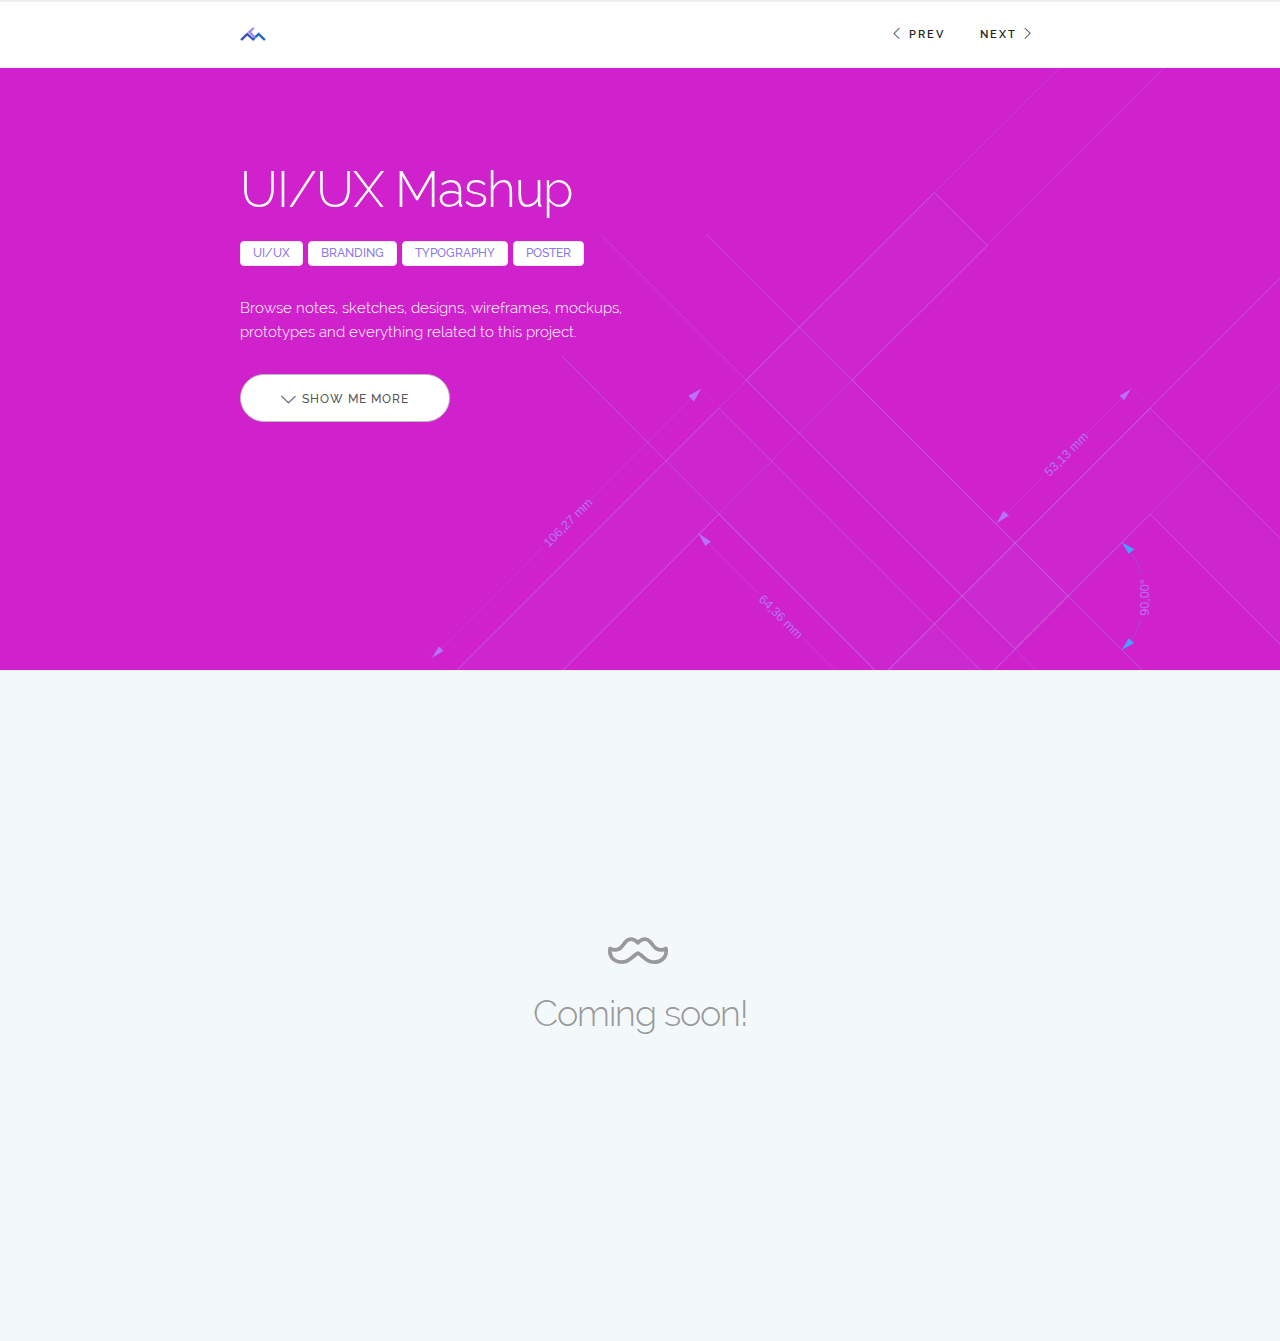
<file: ux_mashup.html>
<!DOCTYPE html>
<!--[if lt IE 7]>      <html class="no-js lt-ie9 lt-ie8 lt-ie7" lang=""> <![endif]-->
<!--[if IE 7]>         <html class="no-js lt-ie9 lt-ie8" lang=""> <![endif]-->
<!--[if IE 8]>         <html class="no-js lt-ie9" lang=""> <![endif]-->
<!--[if gt IE 8]><!-->

<html class="no-js" lang="en">
<!--<![endif]-->


<head>
    <!-- Basic Page Needs
–––––––––––––––––––––––––––––––––––––––––––––––––– -->
    <meta charset="utf-8">

    <title>UI/UX Mashup // George Margaritis - UI|UX Visual Designer [aka dontpanic,
    dontpanicgr, dontpaniccg]</title>
    <meta content=
    "UI/UX Mashup - George Margaritis [aka dontpanic, dontpanicgr, dontpaniccg] Design Portfolio"
    name="description">
    <meta content="George Margariris" name="author"><!-- Mobile Specific Metas
–––––––––––––––––––––––––––––––––––––––––––––––––– -->
    <meta content="width=device-width, initial-scale=1" name="viewport">
    <!-- FONT
–––––––––––––––––––––––––––––––––––––––––––––––––– -->
    <link href="css/fonts.min.css" rel="stylesheet">
    <!-- Embed <link href="https://fonts.googleapis.com/css?family=Raleway:300,400,500,600,700" rel="stylesheet">  -->
    <!-- ICONS
–––––––––––––––––––––––––––––––––––––––––––––––––– -->
    <link href="css/icons.min.css" rel="stylesheet">
    <!-- Embed <link rel="stylesheet" href="https://cdnjs.cloudflare.com/ajax/libs/simple-line-icons/2.3.2/css/simple-line-icons.css"> -->
    <link href="fonts/font-awesome-4.3.0/css/font-awesome.min.css" rel=
    "stylesheet" type="text/css"><!-- CSS
–––––––––––––––––––––––––––––––––––––––––––––––––– -->
    <link href="css/normalize.min.css" rel="stylesheet">
    <link href="css/lightbox.min.css" rel="stylesheet">
    <link href="css/master.min.css" rel="stylesheet">
    <link href="css/custom.min.css" rel="stylesheet">
    <link href="css/grid.min.css" rel="stylesheet"><!-- Icons & Open Graph
–––––––––––––––––––––––––––––––––––––––––––––––––– -->
    <link href="images/favicon.png" rel="icon" type="image/png">
    <link href="apple-touch-icon.png" rel="apple-touch-icon">
    <meta content="UI/UX Mashup // George M. - UI/UX Designer [dontpanic]" property=
    "og:title">
    <meta content="UI/UX Mashup // George M. - UI/UX Designer [dontpanic]" property=
    "og:site_name">
    <meta content="UI/UX Mashup // George M. - UI/UX Designer" property="og:description">
    <meta content="http://dontpanicgr.com" property="og:url">
    <meta content="og_image_1200x630.jpg" property="og:image">
    <meta content="image/jpeg" property="og:image:type">
    <meta content="1200" property="og:image:width">
    <meta content="630" property="og:image:height"><!-- Scripts
–––––––––––––––––––––––––––––––––––––––––––––––––– -->

    <script src="js/modernizr.min.js">
    </script>
    <script src="js/jquery.min.js" type="text/javascript">
    </script>
	<script src="js/jquery.lazyload.min.js" type="text/javascript">
    </script>
    <script src="js/site.js" type="text/javascript">
    </script>

	
</head>

<body>
    <!--[if lt IE 8]>
            <p class="browserupgrade">You are using an <strong>outdated</strong> browser. Please <a href="http://browsehappy.com/">upgrade your browser</a> to improve your experience.</p>
        <![endif]-->
    <!-- Navigation Mobile
–––––––––––––––––––––––––––––––––––––––––––––––––– -->


    <div class="nav-mobile">
        <div class="navbar-mobile">
            <div class="container">
                <ul class="navbar-list-mobile">
					<li class="navbar-item-mobile">
                        <div class="logo"><a class="navbar-link-mobile tooltips" href="./"><img src="[data-uri]"><span>Back to Home</span></a></div>
                    </li>
                    <li class="navbar-item-mobile" style="float: right;">
                        <a class="navbar-link-mobile" style="margin-right: 0;" href="./akto">Next <i class="icon-arrow-right icons"></i></a>
                    </li>
                    <li class="navbar-item-mobile" style="float: right;">
                        <a class="navbar-link-mobile" href="./valetanywhere">
						<i class="icon-arrow-left icons"></i>Prev</a>
                    </li>
                </ul>
            </div>
        </div>
    </div>
    <!-- Navigation Large
–––––––––––––––––––––––––––––––––––––––––––––––––– -->

    <div class="nav">
        <div class="navbar">
            <div class="container">
                <ul class="navbar-list">
					<li class="navbar-item">
                        <div class="logo"><a class="navbar-link tooltips" href="./"><img src="[data-uri]"><span>Back to Home</span></a></div>
                    </li>
                    <li class="navbar-item" style="float: right;">
                        <a class="navbar-link" style="margin-right: 0;" href="./akto">Next <i class="icon-arrow-right icons"></i></a>
                    </li>
                    <li class="navbar-item" style="float: right;">
                        <a class="navbar-link" href="./valetanywhere">
						<i class="icon-arrow-left icons"></i>Prev</a>
                    </li>
                </ul>
            </div>
        </div>
    </div>
    <!-- Header
–––––––––––––––––––––––––––––––––––––––––––––––––– -->


    <div class="section hero-bottom" style="background-color: #cf22cd;color:#fff;" id="intro">
        <div class="container">
            <div class="row">
                <div class="seven columns wow animated fadeIn">
                    <h1>UI/UX Mashup</h1>
					<div class="tags-cont">
					<div class="tags">UI/UX</div><div class="tags">BRANDING</div><div class="tags">TYPOGRAPHY</div><div class="tags">POSTER</div>
					</div>

                    <h6>Browse notes, sketches, designs, wireframes, mockups, prototypes and everything related to this project.</h6>
                    <a class="button large-icons" href="#portfolio" style=
                    "margin-right:10px;" target="_blank"><i class="icon-arrow-down icons" style="font-size: 11pt;"></i>Show me more</a>
                </div>
            </div>
        </div>
    </div>
    <!-- Content Grid Images
–––––––––––––––––––––––––––––––––––––––––––––––––– -->

    <div id="portfolio" class="section hero" style="border-top:1px solid #ededed;background:#F3F8FB;">
        <div class="container">
            <div class="row">
                <div class="twelve columns" style="text-align: center;margin-top:10%;color:#999;">
                    <i style="font-size:6rem;line-height:8rem;" class="icon-mustache icons"></i>
					<h3> Coming soon! </h3>
                </div>
            </div>
        </div>
    </div>
        
    <!-- /content -->
    <!-- End Document
–––––––––––––––––––––––––––––––––––––––––––––––––– -->
    <script>
            (function(b,o,i,l,e,r){b.GoogleAnalyticsObject=l;b[l]||(b[l]=
            function(){(b[l].q=b[l].q||[]).push(arguments)});b[l].l=+new Date;
            e=o.createElement(i);r=o.getElementsByTagName(i)[0];
            e.src='//www.google-analytics.com/analytics.js';
            r.parentNode.insertBefore(e,r)}(window,document,'script','ga'));
            ga('create','UA-85065073-1','600');ga('send','pageview');
    </script> 
    <script src="js/imagesloaded.pkgd.min.js">
    </script> 
    <script src="js/masonry.pkgd.min.js">
    </script> 
    <script src="js/classie.js">
    </script> 
    <script src="js/main.js">
    </script> 
    <script>
        (function() {
            var support = { transitions: Modernizr.csstransitions },
                // transition end event name
                transEndEventNames = { 'WebkitTransition': 'webkitTransitionEnd', 'MozTransition': 'transitionend', 'OTransition': 'oTransitionEnd', 'msTransition': 'MSTransitionEnd', 'transition': 'transitionend' },
                transEndEventName = transEndEventNames[ Modernizr.prefixed( 'transition' ) ],
                onEndTransition = function( el, callback ) {
                    var onEndCallbackFn = function( ev ) {
                        if( support.transitions ) {
                            if( ev.target != this ) return;
                            this.removeEventListener( transEndEventName, onEndCallbackFn );
                        }
                        if( callback && typeof callback === 'function' ) { callback.call(this); }
                    };
                    if( support.transitions ) {
                        el.addEventListener( transEndEventName, onEndCallbackFn );
                    }
                    {
                        onEndCallbackFn();
                    }
                };

            new GridFx(document.querySelector('.grid'), {
                imgPosition : {
                    x : 1,
                    y : -0.75
                },
                pagemargin : 50,
                onOpenItem : function(instance, item) {
                    var win = {width: window.innerWidth, height: window.innerHeight};
                    instance.items.forEach(function(el) {
                        if(item != el) {
                            var delay = Math.floor(Math.random() * 150);
                                el.style.WebkitTransition = 'opacity .6s ' + delay + 'ms cubic-bezier(.5,1,.2,1), -webkit-transform .6s ' + delay + 'ms cubic-bezier(.5,1,.2,1)';
                                el.style.transition = 'opacity .6s ' + delay + 'ms cubic-bezier(.5,1,.2,1), transform .6s ' + delay + 'ms cubic-bezier(.5,1,.2,1)';
                            
                                el.style.WebkitTransform = 'translate3d(-' + win.width + 'px,0,0)';
                                el.style.transform = 'translate3d(-' + win.width + 'px,0,0)';
                                el.style.opacity = 0;
                        }
                    });
                },
                onCloseItem : function(instance, item) {
                    instance.items.forEach(function(el) {
                        if(item != el) {
                            var delay = Math.floor(Math.random() * 150);
                            el.style.WebkitTransition = 'opacity .3s ' + delay + 'ms cubic-bezier(.5,1,.2,1), -webkit-transform .3s ' + delay + 'ms cubic-bezier(.5,1,.2,1)';
                            el.style.transition = 'opacity .3s ' + delay + 'ms cubic-bezier(.5,1,.2,1), transform .3s ' + delay + 'ms cubic-bezier(.5,1,.2,1)';


                            el.style.WebkitTransform = 'translate3d(0,0,0)';
                            el.style.transform = 'translate3d(0,0,0)';
                            el.style.opacity = 1;

                            onEndTransition(el, function() {
                                el.style.transition = 'none';
                                el.style.WebkitTransform = 'none';
                            });
                        }
                    });
                }
            });
        })();
    </script>
	<script type="text/javascript" charset="utf-8">
  $(function() {
     $("img.lazy").lazyload({
         effect : "fadeIn"
     });

  });
  </script>
</body>
</html>
</file>
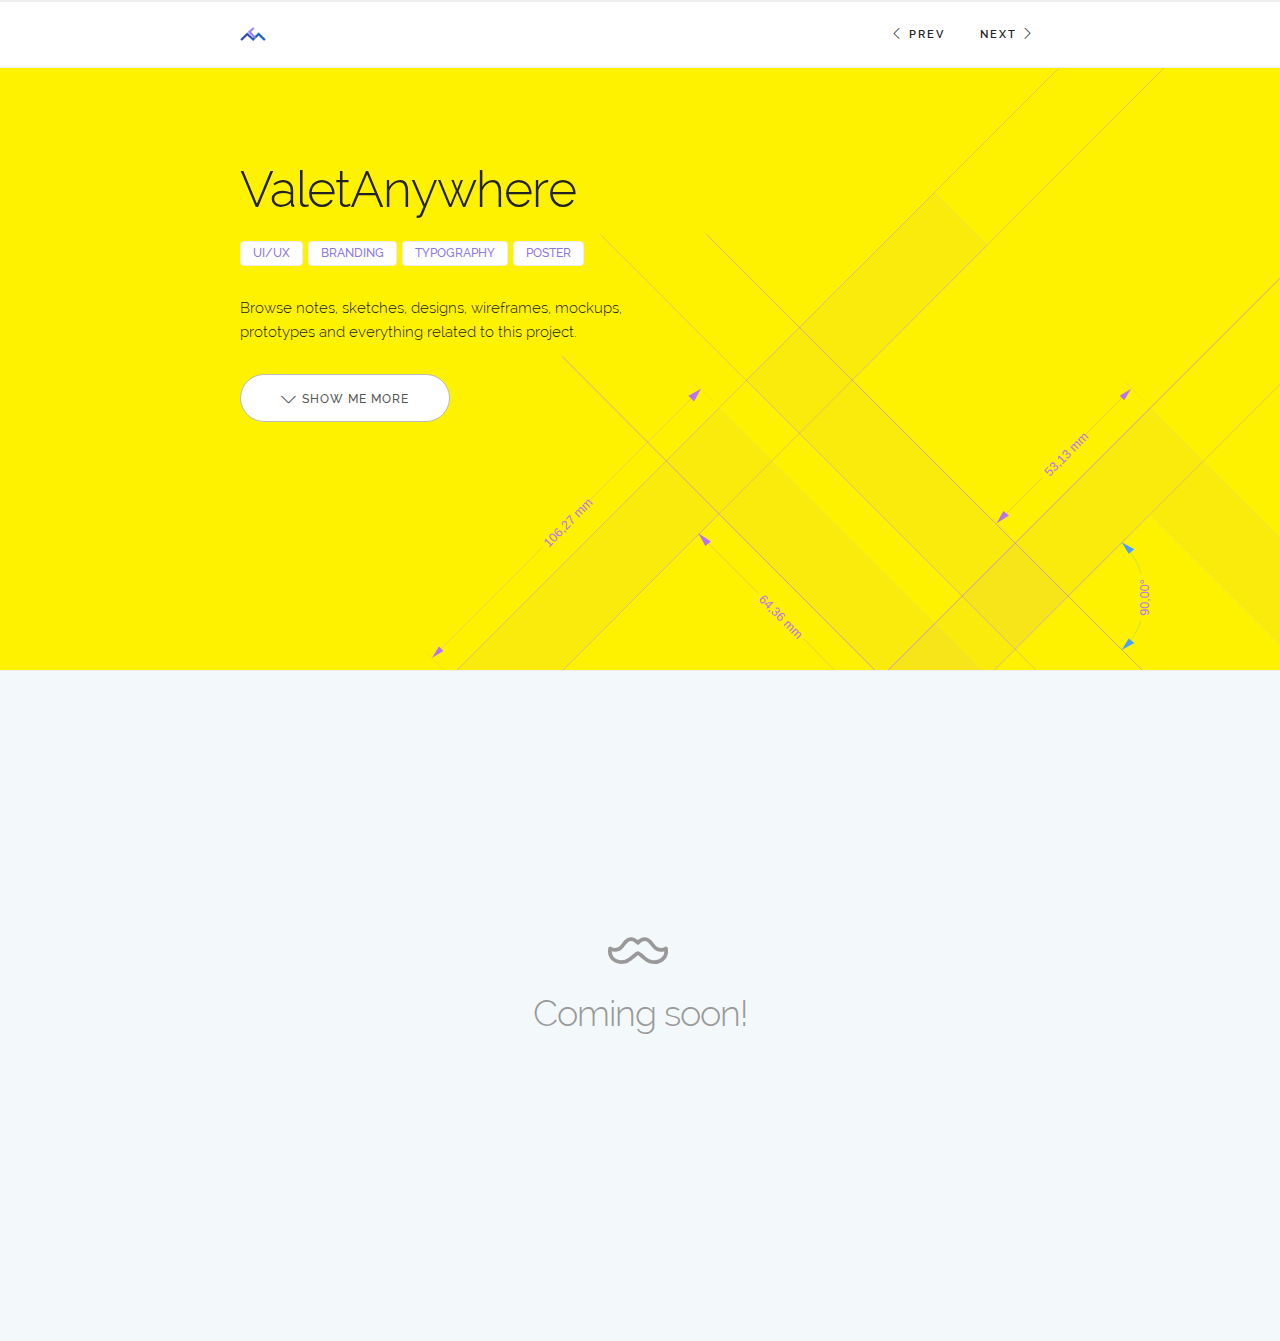
<file: valetanywhere.html>
<!DOCTYPE html>
<!--[if lt IE 7]>      <html class="no-js lt-ie9 lt-ie8 lt-ie7" lang=""> <![endif]-->
<!--[if IE 7]>         <html class="no-js lt-ie9 lt-ie8" lang=""> <![endif]-->
<!--[if IE 8]>         <html class="no-js lt-ie9" lang=""> <![endif]-->
<!--[if gt IE 8]><!-->

<html class="no-js" lang="en">
<!--<![endif]-->


<head>
    <!-- Basic Page Needs
–––––––––––––––––––––––––––––––––––––––––––––––––– -->
    <meta charset="utf-8">

    <title>ValetAnywhere // George Margaritis - UI|UX Visual Designer [aka dontpanic,
    dontpanicgr, dontpaniccg]</title>
    <meta content=
    "ValetAnywhere - George Margaritis [aka dontpanic, dontpanicgr, dontpaniccg] Design Portfolio"
    name="description">
    <meta content="George Margariris" name="author"><!-- Mobile Specific Metas
–––––––––––––––––––––––––––––––––––––––––––––––––– -->
    <meta content="width=device-width, initial-scale=1" name="viewport">
    <!-- FONT
–––––––––––––––––––––––––––––––––––––––––––––––––– -->
    <link href="css/fonts.min.css" rel="stylesheet">
    <!-- Embed <link href="https://fonts.googleapis.com/css?family=Raleway:300,400,500,600,700" rel="stylesheet">  -->
    <!-- ICONS
–––––––––––––––––––––––––––––––––––––––––––––––––– -->
    <link href="css/icons.min.css" rel="stylesheet">
    <!-- Embed <link rel="stylesheet" href="https://cdnjs.cloudflare.com/ajax/libs/simple-line-icons/2.3.2/css/simple-line-icons.css"> -->
    <link href="fonts/font-awesome-4.3.0/css/font-awesome.min.css" rel=
    "stylesheet" type="text/css"><!-- CSS
–––––––––––––––––––––––––––––––––––––––––––––––––– -->
    <link href="css/normalize.min.css" rel="stylesheet">
    <link href="css/lightbox.min.css" rel="stylesheet">
    <link href="css/master.min.css" rel="stylesheet">
    <link href="css/custom.min.css" rel="stylesheet">
    <link href="css/grid.min.css" rel="stylesheet"><!-- Icons & Open Graph
–––––––––––––––––––––––––––––––––––––––––––––––––– -->
    <link href="images/favicon.png" rel="icon" type="image/png">
    <link href="apple-touch-icon.png" rel="apple-touch-icon">
    <meta content="ValetAnywhere // George M. - UI/UX Designer [dontpanic]" property=
    "og:title">
    <meta content="ValetAnywhere // George M. - UI/UX Designer [dontpanic]" property=
    "og:site_name">
    <meta content="ValetAnywhere // George M. - UI/UX Designer" property="og:description">
    <meta content="http://dontpanicgr.com" property="og:url">
    <meta content="og_image_1200x630.jpg" property="og:image">
    <meta content="image/jpeg" property="og:image:type">
    <meta content="1200" property="og:image:width">
    <meta content="630" property="og:image:height"><!-- Scripts
–––––––––––––––––––––––––––––––––––––––––––––––––– -->

    <script src="js/modernizr.min.js">
    </script>
    <script src="js/jquery.min.js" type="text/javascript">
    </script>
	<script src="js/jquery.lazyload.min.js" type="text/javascript">
    </script>
    <script src="js/site.js" type="text/javascript">
    </script>

</head>

<body>
    <!--[if lt IE 8]>
            <p class="browserupgrade">You are using an <strong>outdated</strong> browser. Please <a href="http://browsehappy.com/">upgrade your browser</a> to improve your experience.</p>
        <![endif]-->
    <!-- Navigation Mobile
–––––––––––––––––––––––––––––––––––––––––––––––––– -->


    <div class="nav-mobile">
        <div class="navbar-mobile">
            <div class="container">
                <ul class="navbar-list-mobile">
					<li class="navbar-item-mobile">
                        <div class="logo"><a class="navbar-link-mobile tooltips" href="./"><img src="[data-uri]"><span>Back to Home</span></a></div>
                    </li>
                    <li class="navbar-item-mobile" style="float: right;">
                        <a class="navbar-link-mobile" style="margin-right: 0;" href="./ux_mashup">Next <i class="icon-arrow-right icons"></i></a>
                    </li>
                    <li class="navbar-item-mobile" style="float: right;">
                        <a class="navbar-link-mobile" href="./peopleperhour">
						<i class="icon-arrow-left icons"></i>Prev</a>
                    </li>
                </ul>
            </div>
        </div>
    </div>
    <!-- Navigation Large
–––––––––––––––––––––––––––––––––––––––––––––––––– -->

    <div class="nav">
        <div class="navbar">
            <div class="container">
                <ul class="navbar-list">
					<li class="navbar-item">
                        <div class="logo"><a class="navbar-link tooltips" href="./"><img src="[data-uri]"><span>Back to Home</span></a></div>
                    </li>
                    <li class="navbar-item" style="float: right;">
                        <a class="navbar-link" style="margin-right: 0;" href="./ux_mashup">Next <i class="icon-arrow-right icons"></i></a>
                    </li>
                    <li class="navbar-item" style="float: right;">
                        <a class="navbar-link" href="./peopleperhour">
						<i class="icon-arrow-left icons"></i>Prev</a>
                    </li>
                </ul>
            </div>
        </div>
    </div>
    <!-- Header
–––––––––––––––––––––––––––––––––––––––––––––––––– -->


    <div class="section hero-bottom" style="background-color: #FFF200;" id="intro">
        <div class="container">
            <div class="row">
                <div class="seven columns wow animated fadeIn">
                    <h1>ValetAnywhere</h1>
					<div class="tags-cont">
					<div class="tags">UI/UX</div><div class="tags">BRANDING</div><div class="tags">TYPOGRAPHY</div><div class="tags">POSTER</div>
					</div>

                    <h6>Browse notes, sketches, designs, wireframes, mockups, prototypes and everything related to this project.</h6>
					
                    <a class="button large-icons" href="#portfolio" style=
                    "margin-right:10px;" target="_blank"><i class="icon-arrow-down icons" style="font-size: 11pt;"></i>Show me more</a>
                </div>
            </div>
        </div>
    </div>
    <!-- Content Grid Images
–––––––––––––––––––––––––––––––––––––––––––––––––– -->

    <div id="portfolio" class="section hero" style="border-top:1px solid #ededed;background:#F3F8FB;">
        <div class="container">
            <div class="row">
                <div class="twelve columns" style="text-align: center;margin-top:10%;color:#999;">
                    <i style="font-size:6rem;line-height:8rem;" class="icon-mustache icons"></i>
					<h3> Coming soon! </h3>
                </div>
            </div>
        </div>
    </div>
        
    <!-- /content -->
    <!-- End Document
–––––––––––––––––––––––––––––––––––––––––––––––––– -->
    <script>
            (function(b,o,i,l,e,r){b.GoogleAnalyticsObject=l;b[l]||(b[l]=
            function(){(b[l].q=b[l].q||[]).push(arguments)});b[l].l=+new Date;
            e=o.createElement(i);r=o.getElementsByTagName(i)[0];
            e.src='//www.google-analytics.com/analytics.js';
            r.parentNode.insertBefore(e,r)}(window,document,'script','ga'));
            ga('create','UA-85065073-1','600');ga('send','pageview');
    </script> 
    <script src="js/imagesloaded.pkgd.min.js">
    </script> 
    <script src="js/masonry.pkgd.min.js">
    </script> 
    <script src="js/classie.js">
    </script> 
    <script src="js/main.js">
    </script> 
    <script>
        (function() {
            var support = { transitions: Modernizr.csstransitions },
                // transition end event name
                transEndEventNames = { 'WebkitTransition': 'webkitTransitionEnd', 'MozTransition': 'transitionend', 'OTransition': 'oTransitionEnd', 'msTransition': 'MSTransitionEnd', 'transition': 'transitionend' },
                transEndEventName = transEndEventNames[ Modernizr.prefixed( 'transition' ) ],
                onEndTransition = function( el, callback ) {
                    var onEndCallbackFn = function( ev ) {
                        if( support.transitions ) {
                            if( ev.target != this ) return;
                            this.removeEventListener( transEndEventName, onEndCallbackFn );
                        }
                        if( callback && typeof callback === 'function' ) { callback.call(this); }
                    };
                    if( support.transitions ) {
                        el.addEventListener( transEndEventName, onEndCallbackFn );
                    }
                    {
                        onEndCallbackFn();
                    }
                };

            new GridFx(document.querySelector('.grid'), {
                imgPosition : {
                    x : 1,
                    y : -0.75
                },
                pagemargin : 50,
                onOpenItem : function(instance, item) {
                    var win = {width: window.innerWidth, height: window.innerHeight};
                    instance.items.forEach(function(el) {
                        if(item != el) {
                            var delay = Math.floor(Math.random() * 150);
                                el.style.WebkitTransition = 'opacity .6s ' + delay + 'ms cubic-bezier(.5,1,.2,1), -webkit-transform .6s ' + delay + 'ms cubic-bezier(.5,1,.2,1)';
                                el.style.transition = 'opacity .6s ' + delay + 'ms cubic-bezier(.5,1,.2,1), transform .6s ' + delay + 'ms cubic-bezier(.5,1,.2,1)';
                            
                                el.style.WebkitTransform = 'translate3d(-' + win.width + 'px,0,0)';
                                el.style.transform = 'translate3d(-' + win.width + 'px,0,0)';
                                el.style.opacity = 0;
                        }
                    });
                },
                onCloseItem : function(instance, item) {
                    instance.items.forEach(function(el) {
                        if(item != el) {
                            var delay = Math.floor(Math.random() * 150);
                            el.style.WebkitTransition = 'opacity .3s ' + delay + 'ms cubic-bezier(.5,1,.2,1), -webkit-transform .3s ' + delay + 'ms cubic-bezier(.5,1,.2,1)';
                            el.style.transition = 'opacity .3s ' + delay + 'ms cubic-bezier(.5,1,.2,1), transform .3s ' + delay + 'ms cubic-bezier(.5,1,.2,1)';


                            el.style.WebkitTransform = 'translate3d(0,0,0)';
                            el.style.transform = 'translate3d(0,0,0)';
                            el.style.opacity = 1;

                            onEndTransition(el, function() {
                                el.style.transition = 'none';
                                el.style.WebkitTransform = 'none';
                            });
                        }
                    });
                }
            });
        })();
    </script>
	<script type="text/javascript" charset="utf-8">
  $(function() {
     $("img.lazy").lazyload({
         effect : "fadeIn"
     });

  });
  </script>
</body>
</html>
</file>
<file: css/custom.css>
a.tooltips {
    position: relative;
    display: inline;
  }
  a.tooltips span {
    transition: opacity 0.5s ease;
    opacity: 0;
    position: absolute;
    width:120px;
    color: #222;
    background: #fff;
    height: 25px;
    line-height: 25px;
    text-align: center;
    visibility: hidden;
    border-radius: 3px;
  }
  a.tooltips span:after {
    content: '';
    position: absolute;
    top: 50%;
    right: 100%;
    margin-top: -5px;
    width: 0; height: 0;
    border-right: 5px solid #222;
    border-top: 5px solid transparent;
    border-bottom: 5px solid transparent;
  }
  a:hover.tooltips span {
    visibility: visible;
    opacity: 0.8;
    left: 100%;
    top: 50%;
    margin-top: -13.5px;
    margin-left: 15px;
    z-index: 999;
  }
  
  .tags-cont {
      margin:2rem 0;
      width:90%;
  }
  .tags{
      border: 1px solid #ededed;
      color: #8C78E6;	
      background-color:#fff;
      padding: 2px 12px;
      border-radius: 4px;
      font-size: 1.2rem;
      font-weight:500;
      display: inline-block;
      box-sizing: border-box;
      margin: 0 .5rem 1rem 0;
  }
  
  .lazy {
      -webkit-transition: all .2s ease-in-out;
      -moz-transition: all .2s ease-in-out;
      -o-transition: all .2s ease-in-out;
      -ms-transition: all .2s ease-in-out;
      transition: all .2s ease-in-out
  }
  .lazy:hover {
      transform: scale(1.05); 
      opacity: .8;
      -moz-box-shadow: 0px 5px 10px 0px #000;
      -webkit-box-shadow: 0px 5px 10px 0px #000;
      box-shadow: 0px 5px 10px 0px #000;
      border: 0;
      opacity: .8;
  }
  
  /*
   * Animation configurations ( duration and fill mode )
  */
  .animated {
      -webkit-animation-duration: 1.2s;
      animation-duration: 1.2s;
      -webkit-animation-fill-mode: both;
      animation-fill-mode: both;
  }
  
  
  /*
   * Animation technique ( select )
  */
  
  
  /*
   * BounceIn
  */
  
  @keyframes bounceIn {
      0% {
          opacity: 0;
          transform: scale(.3);
          opacity: .4;
      }
      50% {
          opacity: 1;
          transform: scale(1.05);
          opacity: 1;
      }
      70% {
          transform: scale(.9);
          opacity: 1;
      }
      100% {
          transform: scale(1);
          opacity: 1;
      }
  }
  
  .bounceIn {
      animation-name: bounceIn;
  }
  
  
  /*
   * Bounce
  */
  
  @-webkit-keyframes bounce {
      0%,
      20%,
      50%,
      80%,
      100% {
          -webkit-transform: translateY(0);
      }
      0% {
          -webkit-transform: translateY(-30px);
          opacity: 0;
          transform: scale(.3);
      }
      40% {
          -webkit-transform: translateY(-30px);
          opacity: 0;
  
      }
      60% {
          -webkit-transform: translateY(-15px);
          opacity: .6;
      }
      100% {
          -webkit-transform: translateY(0);
          opacity: .6;
      }
  }
  
  @keyframes bounce {
      0%,
      20%,
      50%,
      80%,
      100% {
          transform: translateY(0);
      }
      0% {
          -webkit-transform: translateY(-30px);
          opacity: 0;
          transform: scale(.3);
      }
      40% {
          transform: translateY(-30px);
          opacity: 0;
          
      }
      60% {
          transform: translateY(-15px);
          opacity: .6;
      }
      100% {
          transform: translateY(0);
          opacity: .6;
      }
  }
  
  .bounce {
      -webkit-animation-name: bounce;
      animation-name: bounce;
  }
  
  
  /*
   * FadeIn
  */
  
  @keyframes fadeIn {
      0% {
          opacity: 0;
      }
      100% {
          opacity: 1;
      }
  }
  
  .fadeIn {
      animation-name: fadeIn;
  }
  
  .button,
  .lightboxOverlay {
      background-color: #fff
  }
  
  .lightboxOverlay {
      position: absolute;
      top: 0;
      left: 0;
      z-index: 9999;
      background-image: url(../images/dots.png);
      filter: alpha(Opacity=100);
      opacity: 1;
      display: none
  }
  
  .lb-data {
      color: #222
  }
  
  .top-avatar,
  .top-avatar img {
      height: 26px;
      width: 26px;
      border-radius: 100px
  }
  
  .logo,
  .logo img,
  .top-avatar {
      width: 26px
  }
  
  .-icons,
  .large-icons .icons,
  .logo,
  .medium-icons {
      vertical-align: middle
  }
  
  .button,
  .button-primary,
  .button-small,
  .top-avatar,
  .top-avatar img {
      border-radius: 100px
  }
  
  .phone,
  .phones {
      position: relative
  }
  
  .categories,
  .values {
      background-image: url(https://images.unsplash.com/photo-1485841890310-6a055c88698a?ixlib=rb-0.3.5&s=1037304…&auto=format&fit=crop&w=1650&q=80);
      background-size: cover;
  }

  .values2 {
    background-image: url(https://images.unsplash.com/photo-1449247709967-d4461a6a6103?ixlib=rb-1.2.1&auto=format&w=1920);
    background-size: cover;
    
}
  
  .top-avatar {
      -webkit-box-shadow: -1px 3px 3px 0 rgba(0, 0, 0, .23);
      -moz-box-shadow: -1px 3px 3px 0 rgba(0, 0, 0, .23);
      box-shadow: -1px 3px 3px 0 rgba(0, 0, 0, .23);
      display: inline-block;
      /*opacity: .4;*/
      background: url(../images/me/me3.jpg);
      background-size: cover;
      margin: 0 0 20px;
  }
  
  .top-avatar img {
      margin: 0 0 20px
  }
  
  .portfolio {
      max-width: 95%!important;
      padding: 5rem 0 19rem!important
  }
  
  .portfolio-img {
      margin: 2rem
  }
  
  .logo {
      margin: 3px 35px 0 0
  }
  
  .small-icons,
  .small-icons .icons {
      font-size: 8pt;
      vertical-align: middle
  }
  
  .-icons,
  .large-icons .icons {
      font-size: 15pt
  }
  
  .section {
      padding: 8rem 0 7rem;
      text-align: left
  }
  
  .section-description,
  .section-heading {
      margin-bottom: 1.2rem
  }
  
  .phone {
      max-width: 80%;
      margin: 3rem auto -12rem
  }
  
  .phone+.phone {
      display: none
  }
  
  .values {
      color: #fff;
      padding: 15rem 0 58rem!important;
      background-position: bottom right;
      height: 300px;
      background-color: #F3F3F3
  }
  
  .value-multiplier {
      margin-bottom: .5rem;
      color: RGB(69, 61, 173)
  }
  
  .value-heading {
      margin-bottom: .3rem;
      color: #000
  }
  
  .value-description {
      opacity: .8;
      font-weight: 300;
      color: #000;
      margin-bottom: 5rem
  }
  
  .examples {
      margin-top: 15%;
      position: sticky;
      top: 10%
  }
  
  .get-help {
      border-bottom: 1px solid #ddd
  }
  
  .categories {
      color: #fff
  }
  
  .categories .section-description {
      margin-bottom: 4rem
  }
  @media screen and (width: 800px) {
      .topbg {
    /*   top: 18%!important; */
    top: 34rem!important;
      }
  }	
  @media screen and (width: 980px) {
      .topbg {
     /*  top: 14%!important; */
      top: 34rem!important;
      }
  }
  @media (max-width:549px) {
      .topbg {
      position: absolute;
      z-index: -1;
      overflow: hidden;
      width: 120%;
      top: 50%;
      right: 0;
      }
      .examples {
          margin-top: 15%;
          position: relative;
          top: 10%
      }
      .section {
          padding: 7rem 0 21rem
      }
      .hero,
      .hero-bottom {
          padding: 10rem 0 23rem;
          text-align: left;
          height: 420px
      }
      .hero {
          background: url(../images/gm_logo.svg) bottom -40px right -350px no-repeat;
          /*background-repeat: none!important;*/
          background-size: 860px
      }
      .hero-bottom {
          background: url(../images/gm_logo-footer.svg) bottom -40px right -350px no-repeat;
          /*background-repeat: none!important;*/
          background-size: 860px
      }
      #footer {
          padding-bottom: 54rem
      }
  }
  
  @media (max-width:750px) {
      .navbar-link-mobile,
      .navbar-link-mobile-right {
          text-transform: uppercase;
          font-weight: 600;
          letter-spacing: .2rem;
          text-decoration: none;
          line-height: 6.5rem
      }
      .logo {
          vertical-align: middle;
          width: 26px;
          margin: 3px 25px 0 0
      }
      .nav-mobile {
          list-style-type: none;
          margin: 0;
          padding: 0;
          overflow: hidden;
          display: block;
          width: 100%;
          height: 6.5rem;
          background: #fff;
          border-top: 1px solid #eee;
          border-bottom: 1px solid #eee;
          position: fixed;
          z-index: 1
      }
      .navbar-list-mobile {
          list-style: none;
          margin-bottom: 0
      }
      .navbar-item-mobile {
          position: relative;
          float: left;
          margin-bottom: 0
      }
      .navbar-item-mobile-right {
          position: relative;
          float: right;
          margin-bottom: 0
      }
      .navbar-link-mobile {
          font-size: 11px;
          margin-right: 20px;
          color: #222
      }
      .navbar-link-mobile.active {
          color: #33C3F0
      }
      .navbar-link-mobile-right {
          margin-left: 10px;
          margin-right: 0;
          font-size: 12px;
          color: #222
      }
      .navbar-link-mobile-right.active {
          color: #33C3F0
      }
      .nav {
          display: none
      }
  }
  
  @media (min-width:550px) {
      .seven.columns {
      width: 66.6666666667%;
      }
      .topbg {
      position: absolute;
      z-index: -1;
      overflow: hidden;
      right: 0;
      width: 100%;
      top: 34rem;
      }
      .section {
          padding: 7rem 0 21rem
      }
      .hero,
      .hero-bottom {
          padding-bottom: 52rem;
          text-align: left;
          height: 165px
      }
      .hero {
          background: url(../images/gm_logo.svg) bottom -60px right -270px no-repeat;
          background-repeat: none!important;
          background-size: 1024px
      }
      .hero-bottom {
          background: url(../images/gm_logo-footer.svg) bottom -60px right -270px no-repeat;
          background-repeat: none!important;
          background-size: 1024px
      }
      .phone {
          position: absolute;
          top: -7rem;
          right: 3rem;
          max-height: 362px;
          z-index: 3
      }
      .phone+.phone {
          top: -6rem;
          display: block;
          max-width: 73.8%;
          right: 0;
          z-index: 2;
          max-height: 338px
      }
      .hero-heading {
          font-size: 2.4rem
      }
  }
  
  @media screen and (min-width:540px) and (max-width: 785px) {
      .seven.columns {
      width: 80.6666666667%!important;
      }
  }	
  @media (min-width:750px) {
      .seven.columns {
      width: 56.6666666667%;
      }
      .topbg {
      width: 80%;
      /* top: 28%; */
      }
      .nav-mobile {
          display: none
      }
      .hero-heading {
          font-size: 2.6rem
      }
      .section {
          padding: 10rem 0 25rem
      }
      .hero,
      .hero-bottom {
          padding: 12rem 0 28rem;
          height: 350px
      }
      .hero {
          background: url(../images/gm_logo.svg) bottom -60px right -200px no-repeat;
          background-repeat: none!important;
          background-size: 1024px
      }
      .hero-bottom {
          background: url(../images/gm_logo-footer.svg) bottom -60px right -200px no-repeat;
          background-repeat: none!important;
          background-size: 1024px
      }
      .section-description {
          max-width: 60%;
          margin-left: auto;
          margin-right: auto
      }
      .phone {
          top: -14rem;
          right: 5rem;
          max-height: 510px
      }
      .phone+.phone {
          top: -12rem;
          max-height: 472px
      }
      .categories {
          padding: 15rem 0 8rem
      }
  }
  
  @media (min-width:1000px) {
  .topbg {
      width: 60%;
      top: 34rem!important;
      /* bottom: 32rem; */
  }
      .section {
          padding: 15rem 0 29rem
      }
      .hero {
          padding: 16rem 0;
          background: url(../images/gm_logo.svg) bottom -60px right -140px no-repeat;
          background-repeat: none!important;
          background-size: 1024px
      }
      
      .hero-bottom {
          padding: 16rem 0;
          background: url(../images/gm_logo-footer.svg) bottom -60px right -140px no-repeat;
          background-repeat: none!important;
          background-size: 1024px
      }
      .hero-heading {
          font-size: 3rem
      }
      .phone {
          top: -16rem;
          max-height: 615px
      }
      .phone+.phone {
          top: -14rem;
          max-height: 570px
      }
  }
  
  .container {
      max-width: 800px
  }
  
  .header {
      margin-top: 6rem;
      text-align: center
  }
  
  .value-prop {
      margin-top: 1rem
  }
  
  .value-props {
      margin-top: 4rem;
      margin-bottom: 4rem
  }
  
  .docs-header {
      text-transform: uppercase;
      font-size: 1.4rem;
      letter-spacing: .2rem;
      font-weight: 600
  }
  
  .docs-section {
      border-top: 1px solid #eee;
      padding: 4rem 0;
      margin-bottom: 0
  }
  
  .value-img {
      display: block;
      text-align: center;
      margin: 2.5rem auto 0
  }
  
  .example-grid .column,
  .example-grid .columns {
      background: #EEE;
      text-align: center;
      border-radius: 4px;
      font-size: 1rem;
      text-transform: uppercase;
      height: 30px;
      line-height: 30px;
      margin-bottom: .75rem;
      font-weight: 600;
      letter-spacing: .1rem
  }
  
  .docs-example .row,
  .docs-example form,
  .docs-example.row {
      margin-bottom: 0
  }
  
  .docs-example h1,
  .docs-example h2,
  .docs-example h3,
  .docs-example h4,
  .docs-example h5,
  .docs-example h6 {
      margin-bottom: 1rem
  }
  
  .heading-font-size {
      font-size: 1.2rem;
      color: #999;
      letter-spacing: normal
  }
  
  .code-example {
      margin-top: 1.5rem;
      margin-bottom: 0
  }
  
  .code-example-body {
      white-space: pre;
      word-wrap: break-word
  }
  
  .example {
      position: relative;
      margin-top: 4rem
  }
  
  .example-header {
      font-weight: 600;
      margin-top: 1.5rem;
      margin-bottom: .5rem
  }
  
  .example-description {
      margin-bottom: 1.5rem
  }
  
  .example-screenshot-wrapper {
      display: block;
      position: relative;
      overflow: hidden;
      border-radius: 6px;
      border: 1px solid #eee;
      height: 250px
  }
  
  .example-screenshot {
      width: 100%;
      height: auto
  }
  
  .example-screenshot.coming-soon {
      width: auto;
      position: absolute;
      background: #eee;
      top: 5px;
      right: 5px;
      bottom: 5px;
      left: 5px
  }
  
  @media (min-width:550px) {
      .header {
          margin-top: 18rem
      }
      .value-props {
          margin-top: 9rem;
          margin-bottom: 7rem
      }
      .value-img {
          margin-bottom: 1rem
      }
      .example-grid .column,
      .example-grid .columns {
          margin-bottom: 1.5rem
      }
      .docs-section {
          padding: 6rem 0
      }
      .example-send-yourself-copy {
          float: right;
          margin-top: 12px
      }
      .example-screenshot-wrapper {
          position: absolute;
          width: 48%;
          height: 100%;
          left: 0;
          max-height: none
      }
  }
  
  @media (min-width:750px) {
      .navbar-item,
      .navbar-list {
          margin-bottom: 0
      }
      .navbar-list,
      .popover-list {
          list-style: none
      }
      .navbar-link,
      .popover-link {
          text-decoration: none;
          text-transform: uppercase;
          font-weight: 600
      }
      .navbar+.docs-section {
          border-top-width: 0
      }
      .navbar,
      .navbar-spacer {
          display: block;
          width: 100%;
          height: 6.5rem;
          background: #fff;
          z-index: 99;
          border-top: 1px solid #eee;
          border-bottom: 1px solid #eee
      }
      .has-docked-nav .navbar>.container,
      .navbar>.container {
          width: 80%
      }
      .navbar-spacer {
          display: none
      }
      .has-docked-nav .navbar-spacer,
      .popover.open {
          display: block
      }
      .navbar-item {
          position: relative;
          float: left
      }
      .navbar-link {
          font-size: 11px;
          letter-spacing: .2rem;
          margin-right: 35px;
          line-height: 6.5rem;
          color: #222
      }
      .navbar-link.active {
          color: #33C3F0
      }
      .has-docked-nav .navbar {
          position: fixed;
          top: 0;
          left: 0
      }
      .popover {
          display: none;
          position: absolute;
          background: #fff;
          border: 1px solid #eee;
          border-radius: 4px;
          top: 92%;
          left: -50%;
          -webkit-filter: drop-shadow(0 0 6px rgba(0, 0, 0, .1));
          -moz-filter: drop-shadow(0 0 6px rgba(0, 0, 0, .1));
          filter: drop-shadow(0 0 6px rgba(0, 0, 0, .1))
      }
      .popover-item:first-child .popover-link:after,
      .popover-item:first-child .popover-link:before {
          bottom: 100%;
          left: 50%;
          border: solid transparent;
          content: " ";
          height: 0;
          width: 0;
          position: absolute;
          pointer-events: none
      }
      .popover-item:first-child .popover-link:after {
          border-color: rgba(255, 255, 255, 0);
          border-bottom-color: #fff;
          border-width: 10px;
          margin-left: -10px
      }
      .popover-item:first-child .popover-link:before {
          border-color: rgba(238, 238, 238, 0);
          border-bottom-color: #eee;
          border-width: 11px;
          margin-left: -11px
      }
      .popover-item,
      .popover-list {
          padding: 0;
          margin: 0
      }
      .popover-link {
          position: relative;
          color: #222;
          display: block;
          padding: 12px 20px 10px 14px;
          border-bottom: 1px solid #eee;
          font-size: 1rem;
          text-align: left;
          letter-spacing: .1rem
      }
      .popover-item:first-child .popover-link {
          border-radius: 4px 4px 0 0
      }
      .popover-item:last-child .popover-link {
          border-radius: 0 0 4px 4px;
          border-bottom-width: 0
      }
      .popover-link:hover {
          color: #fff;
          background: #33C3F0
      }
      .popover-item:first-child .popover-link:hover:after,
      .popover-link:hover {
          border-bottom-color: #33C3F0
      }
  }
  
  .bx-thumbs,
  .nav {
      text-align: center
  }
  
  .nav {
      color: #fff;
      position: fixed;
      right: 0;
      top: 0;
      left: 0;
      width: 100%;
      height: 6.5rem;
      background: #fff;
      z-index: 99;
      border-top: 1px solid #eee;
      border-bottom: 1px solid #eee;
      -webkit-transition: -webkit-transform 1s cubic-bezier(.86, 0, .07, 1);
      -moz-transition: -moz-transform 1s cubic-bezier(.86, 0, .07, 1);
      transition: transform 1s cubic-bezier(.86, 0, .07, 1)
  }
  
  .nav.hidden {
      -webkit-transform: translateY(-100%);
      -moz-transform: translateY(-100%);
      -ms-transform: translateY(-100%);
      -o-transform: translateY(-100%);
      transform: translateY(-100%)
  }
  
  .bx-thumbs {
      max-width: 360px;
      box-sizing: border-box;
      margin: 0 auto;
      border: 0;
      overflow: hidden
  }
  .bx-thumbs {
      -webkit-transition: all .2s ease-in-out;
      -moz-transition: all .2s ease-in-out;
      -o-transition: all .2s ease-in-out;
      -ms-transition: all .2s ease-in-out;
      transition: all .2s ease-in-out
  }
  .bx-thumbs:hover {
      transform: scale(1.05); 
      opacity: .6
  }
  
  
  .user-avatar {
      width: 60px;
      height: 60px;
      border-radius: 100px;
      border: 1px solid #e9e3e3;
      background: #fff
  }
  
  #footer {
      height: 100%
  }
  
  .reverse {
      unicode-bidi: bidi-override;
      direction: rtl
  }
  
  .medium {
      background-color: #3F51B5!important;
      border: 0!important
  }
  
  .medium:hover {
      background-color: #673AB7!important
  }

  /* Changelog bullet*/
  span#HW_badge_cont {
    position: absolute;
    top: 14px;
    background: white;
}

span#HW_badge {
    background: #9682ec!important;
}
</file>
<file: css/fonts.min.css>
@font-face{font-family:"Raleway Webfont";src:url(../fonts/raleway-thin.eot);src:url(../fonts/raleway-thin.eot?#iefix) format('embedded-opentype'),url(../fonts/raleway-thin.woff) format('woff'),url(../fonts/raleway-thin.ttf) format('truetype'),url(../fonts/raleway-thin.svg#ralewaythin) format('svg');font-weight:100;font-style:normal}@font-face{font-family:"Raleway Webfont";src:url(../fonts/raleway-extralight.eot);src:url(../fonts/raleway-extralight.eot?#iefix) format('embedded-opentype'),url(../fonts/raleway-extralight.woff) format('woff'),url(../fonts/raleway-extralight.ttf) format('truetype'),url(../fonts/raleway-extralight.svg#ralewayextralight) format('svg');font-weight:200;font-style:normal}@font-face{font-family:"Raleway Webfont";src:url(../fonts/raleway-light.eot);src:url(../fonts/raleway-light.eot?#iefix) format('embedded-opentype'),url(../fonts/raleway-light.woff) format('woff'),url(../fonts/raleway-light.ttf) format('truetype'),url(../fonts/raleway-light.svg#ralewaylight) format('svg');font-weight:300;font-style:normal}@font-face{font-family:"Raleway Webfont";src:url(../fonts/raleway-regular.eot);src:url(../fonts/raleway-regular.eot?#iefix) format('embedded-opentype'),url(../fonts/raleway-regular.woff) format('woff'),url(../fonts/raleway-regular.ttf) format('truetype'),url(../fonts/raleway-regular.svg#ralewayregular) format('svg');font-weight:400;font-style:normal}@font-face{font-family:"Raleway Webfont";src:url(../fonts/raleway-medium.eot);src:url(../fonts/raleway-medium.eot?#iefix) format('embedded-opentype'),url(../fonts/raleway-medium.woff) format('woff'),url(../fonts/raleway-medium.ttf) format('truetype'),url(../fonts/raleway-medium.svg#ralewaymedium) format('svg');font-weight:500;font-style:normal}@font-face{font-family:"Raleway Webfont";src:url(../fonts/raleway-semibold.eot);src:url(../fonts/raleway-semibold.eot?#iefix) format('embedded-opentype'),url(../fonts/raleway-semibold.woff) format('woff'),url(../fonts/raleway-semibold.ttf) format('truetype'),url(../fonts/raleway-semibold.svg#ralewaysemibold) format('svg');font-weight:600;font-style:normal}@font-face{font-family:"Raleway Webfont";src:url(../fonts/raleway-bold.eot);src:url(../fonts/raleway-bold.eot?#iefix) format('embedded-opentype'),url(../fonts/raleway-bold.woff) format('woff'),url(../fonts/raleway-bold.ttf) format('truetype'),url(../fonts/raleway-bold.svg#ralewaybold) format('svg');font-weight:700;font-style:normal}@font-face{font-family:"Raleway Webfont";src:url(../fonts/raleway-extrabold.eot);src:url(../fonts/raleway-extrabold.eot?#iefix) format('embedded-opentype'),url(../fonts/raleway-extrabold.woff) format('woff'),url(../fonts/raleway-extrabold.ttf) format('truetype'),url(../fonts/raleway-extrabold.svg#ralewayextrabold) format('svg');font-weight:800;font-style:normal}@font-face{font-family:"Raleway Webfont";src:url(../fonts/raleway-heavy.eot);src:url(../fonts/raleway-heavy.eot?#iefix) format('embedded-opentype'),url(../fonts/raleway-heavy.woff) format('woff'),url(../fonts/raleway-heavy.ttf) format('truetype'),url(../fonts/raleway-heavy.svg#ralewayheavy) format('svg');font-weight:900;font-style:normal}
</file>
<file: css/icons.min.css>
@font-face{font-family:simple-line-icons;src:url(../fonts/Simple-Line-Icons.eot?v=2.3.2);src:url(../fonts/Simple-Line-Icons.eot?v=2.3.2#iefix) format('embedded-opentype'),url(../fonts/Simple-Line-Icons.woff2?v=2.3.2) format('woff2'),url(../fonts/Simple-Line-Icons.ttf?v=2.3.2) format('truetype'),url(../fonts/Simple-Line-Icons.woff?v=2.3.2) format('woff'),url(../fonts/Simple-Line-Icons.svg?v=2.3.2#simple-line-icons) format('svg');font-weight:400;font-style:normal}.icon-action-redo,.icon-action-undo,.icon-anchor,.icon-arrow-down,.icon-arrow-down-circle,.icon-arrow-left,.icon-arrow-left-circle,.icon-arrow-right,.icon-arrow-right-circle,.icon-arrow-up,.icon-arrow-up-circle,.icon-badge,.icon-bag,.icon-ban,.icon-basket,.icon-basket-loaded,.icon-bell,.icon-book-open,.icon-briefcase,.icon-bubble,.icon-bubbles,.icon-bulb,.icon-calculator,.icon-calendar,.icon-call-end,.icon-call-in,.icon-call-out,.icon-camera,.icon-camrecorder,.icon-chart,.icon-check,.icon-chemistry,.icon-clock,.icon-close,.icon-cloud-download,.icon-cloud-upload,.icon-compass,.icon-control-end,.icon-control-forward,.icon-control-pause,.icon-control-play,.icon-control-rewind,.icon-control-start,.icon-credit-card,.icon-crop,.icon-cup,.icon-cursor,.icon-cursor-move,.icon-diamond,.icon-direction,.icon-directions,.icon-disc,.icon-dislike,.icon-doc,.icon-docs,.icon-drawer,.icon-drop,.icon-earphones,.icon-earphones-alt,.icon-emotsmile,.icon-energy,.icon-envelope,.icon-envelope-letter,.icon-envelope-open,.icon-equalizer,.icon-exclamation,.icon-eye,.icon-eyeglass,.icon-feed,.icon-film,.icon-fire,.icon-flag,.icon-folder,.icon-folder-alt,.icon-frame,.icon-game-controller,.icon-ghost,.icon-globe,.icon-globe-alt,.icon-graduation,.icon-graph,.icon-grid,.icon-handbag,.icon-heart,.icon-home,.icon-hourglass,.icon-info,.icon-key,.icon-layers,.icon-like,.icon-link,.icon-list,.icon-location-pin,.icon-lock,.icon-lock-open,.icon-login,.icon-logout,.icon-loop,.icon-magic-wand,.icon-magnet,.icon-magnifier,.icon-magnifier-add,.icon-magnifier-remove,.icon-map,.icon-menu,.icon-microphone,.icon-minus,.icon-mouse,.icon-music-tone,.icon-music-tone-alt,.icon-mustache,.icon-note,.icon-notebook,.icon-options,.icon-options-vertical,.icon-organization,.icon-paper-clip,.icon-paper-plane,.icon-paypal,.icon-pencil,.icon-people,.icon-phone,.icon-picture,.icon-pie-chart,.icon-pin,.icon-plane,.icon-playlist,.icon-plus,.icon-power,.icon-present,.icon-printer,.icon-puzzle,.icon-question,.icon-refresh,.icon-reload,.icon-rocket,.icon-screen-desktop,.icon-screen-smartphone,.icon-screen-tablet,.icon-settings,.icon-share,.icon-share-alt,.icon-shield,.icon-shuffle,.icon-size-actual,.icon-size-fullscreen,.icon-social-behance,.icon-social-dribbble,.icon-social-dropbox,.icon-social-facebook,.icon-social-foursqare,.icon-social-github,.icon-social-google,.icon-social-instagram,.icon-social-linkedin,.icon-social-pinterest,.icon-social-reddit,.icon-social-skype,.icon-social-soundcloud,.icon-social-spotify,.icon-social-stumbleupon,.icon-social-tumblr,.icon-social-twitter,.icon-social-youtube,.icon-speech,.icon-speedometer,.icon-star,.icon-support,.icon-symbol-female,.icon-symbol-male,.icon-tag,.icon-target,.icon-trash,.icon-trophy,.icon-umbrella,.icon-user,.icon-user-female,.icon-user-follow,.icon-user-following,.icon-user-unfollow,.icon-vector,.icon-volume-1,.icon-volume-2,.icon-volume-off,.icon-wallet,.icon-wrench{font-family:simple-line-icons;speak:none;font-style:normal;font-weight:400;font-variant:normal;text-transform:none;line-height:1;-webkit-font-smoothing:antialiased;-moz-osx-font-smoothing:grayscale}.icon-user:before{content:"\e005"}.icon-people:before{content:"\e001"}.icon-user-female:before{content:"\e000"}.icon-user-follow:before{content:"\e002"}.icon-user-following:before{content:"\e003"}.icon-user-unfollow:before{content:"\e004"}.icon-login:before{content:"\e066"}.icon-logout:before{content:"\e065"}.icon-emotsmile:before{content:"\e021"}.icon-phone:before{content:"\e600"}.icon-call-end:before{content:"\e048"}.icon-call-in:before{content:"\e047"}.icon-call-out:before{content:"\e046"}.icon-map:before{content:"\e033"}.icon-location-pin:before{content:"\e096"}.icon-direction:before{content:"\e042"}.icon-directions:before{content:"\e041"}.icon-compass:before{content:"\e045"}.icon-layers:before{content:"\e034"}.icon-menu:before{content:"\e601"}.icon-list:before{content:"\e067"}.icon-options-vertical:before{content:"\e602"}.icon-options:before{content:"\e603"}.icon-arrow-down:before{content:"\e604"}.icon-arrow-left:before{content:"\e605"}.icon-arrow-right:before{content:"\e606"}.icon-arrow-up:before{content:"\e607"}.icon-arrow-up-circle:before{content:"\e078"}.icon-arrow-left-circle:before{content:"\e07a"}.icon-arrow-right-circle:before{content:"\e079"}.icon-arrow-down-circle:before{content:"\e07b"}.icon-check:before{content:"\e080"}.icon-clock:before{content:"\e081"}.icon-plus:before{content:"\e095"}.icon-minus:before{content:"\e615"}.icon-close:before{content:"\e082"}.icon-exclamation:before{content:"\e617"}.icon-organization:before{content:"\e616"}.icon-trophy:before{content:"\e006"}.icon-screen-smartphone:before{content:"\e010"}.icon-screen-desktop:before{content:"\e011"}.icon-plane:before{content:"\e012"}.icon-notebook:before{content:"\e013"}.icon-mustache:before{content:"\e014"}.icon-mouse:before{content:"\e015"}.icon-magnet:before{content:"\e016"}.icon-energy:before{content:"\e020"}.icon-disc:before{content:"\e022"}.icon-cursor:before{content:"\e06e"}.icon-cursor-move:before{content:"\e023"}.icon-crop:before{content:"\e024"}.icon-chemistry:before{content:"\e026"}.icon-speedometer:before{content:"\e007"}.icon-shield:before{content:"\e00e"}.icon-screen-tablet:before{content:"\e00f"}.icon-magic-wand:before{content:"\e017"}.icon-hourglass:before{content:"\e018"}.icon-graduation:before{content:"\e019"}.icon-ghost:before{content:"\e01a"}.icon-game-controller:before{content:"\e01b"}.icon-fire:before{content:"\e01c"}.icon-eyeglass:before{content:"\e01d"}.icon-envelope-open:before{content:"\e01e"}.icon-envelope-letter:before{content:"\e01f"}.icon-bell:before{content:"\e027"}.icon-badge:before{content:"\e028"}.icon-anchor:before{content:"\e029"}.icon-wallet:before{content:"\e02a"}.icon-vector:before{content:"\e02b"}.icon-speech:before{content:"\e02c"}.icon-puzzle:before{content:"\e02d"}.icon-printer:before{content:"\e02e"}.icon-present:before{content:"\e02f"}.icon-playlist:before{content:"\e030"}.icon-pin:before{content:"\e031"}.icon-picture:before{content:"\e032"}.icon-handbag:before{content:"\e035"}.icon-globe-alt:before{content:"\e036"}.icon-globe:before{content:"\e037"}.icon-folder-alt:before{content:"\e039"}.icon-folder:before{content:"\e089"}.icon-film:before{content:"\e03a"}.icon-feed:before{content:"\e03b"}.icon-drop:before{content:"\e03e"}.icon-drawer:before{content:"\e03f"}.icon-docs:before{content:"\e040"}.icon-doc:before{content:"\e085"}.icon-diamond:before{content:"\e043"}.icon-cup:before{content:"\e044"}.icon-calculator:before{content:"\e049"}.icon-bubbles:before{content:"\e04a"}.icon-briefcase:before{content:"\e04b"}.icon-book-open:before{content:"\e04c"}.icon-basket-loaded:before{content:"\e04d"}.icon-basket:before{content:"\e04e"}.icon-bag:before{content:"\e04f"}.icon-action-undo:before{content:"\e050"}.icon-action-redo:before{content:"\e051"}.icon-wrench:before{content:"\e052"}.icon-umbrella:before{content:"\e053"}.icon-trash:before{content:"\e054"}.icon-tag:before{content:"\e055"}.icon-support:before{content:"\e056"}.icon-frame:before{content:"\e038"}.icon-size-fullscreen:before{content:"\e057"}.icon-size-actual:before{content:"\e058"}.icon-shuffle:before{content:"\e059"}.icon-share-alt:before{content:"\e05a"}.icon-share:before{content:"\e05b"}.icon-rocket:before{content:"\e05c"}.icon-question:before{content:"\e05d"}.icon-pie-chart:before{content:"\e05e"}.icon-pencil:before{content:"\e05f"}.icon-note:before{content:"\e060"}.icon-loop:before{content:"\e064"}.icon-home:before{content:"\e069"}.icon-grid:before{content:"\e06a"}.icon-graph:before{content:"\e06b"}.icon-microphone:before{content:"\e063"}.icon-music-tone-alt:before{content:"\e061"}.icon-music-tone:before{content:"\e062"}.icon-earphones-alt:before{content:"\e03c"}.icon-earphones:before{content:"\e03d"}.icon-equalizer:before{content:"\e06c"}.icon-like:before{content:"\e068"}.icon-dislike:before{content:"\e06d"}.icon-control-start:before{content:"\e06f"}.icon-control-rewind:before{content:"\e070"}.icon-control-play:before{content:"\e071"}.icon-control-pause:before{content:"\e072"}.icon-control-forward:before{content:"\e073"}.icon-control-end:before{content:"\e074"}.icon-volume-1:before{content:"\e09f"}.icon-volume-2:before{content:"\e0a0"}.icon-volume-off:before{content:"\e0a1"}.icon-calendar:before{content:"\e075"}.icon-bulb:before{content:"\e076"}.icon-chart:before{content:"\e077"}.icon-ban:before{content:"\e07c"}.icon-bubble:before{content:"\e07d"}.icon-camrecorder:before{content:"\e07e"}.icon-camera:before{content:"\e07f"}.icon-cloud-download:before{content:"\e083"}.icon-cloud-upload:before{content:"\e084"}.icon-envelope:before{content:"\e086"}.icon-eye:before{content:"\e087"}.icon-flag:before{content:"\e088"}.icon-heart:before{content:"\e08a"}.icon-info:before{content:"\e08b"}.icon-key:before{content:"\e08c"}.icon-link:before{content:"\e08d"}.icon-lock:before{content:"\e08e"}.icon-lock-open:before{content:"\e08f"}.icon-magnifier:before{content:"\e090"}.icon-magnifier-add:before{content:"\e091"}.icon-magnifier-remove:before{content:"\e092"}.icon-paper-clip:before{content:"\e093"}.icon-paper-plane:before{content:"\e094"}.icon-power:before{content:"\e097"}.icon-refresh:before{content:"\e098"}.icon-reload:before{content:"\e099"}.icon-settings:before{content:"\e09a"}.icon-star:before{content:"\e09b"}.icon-symbol-female:before{content:"\e09c"}.icon-symbol-male:before{content:"\e09d"}.icon-target:before{content:"\e09e"}.icon-credit-card:before{content:"\e025"}.icon-paypal:before{content:"\e608"}.icon-social-tumblr:before{content:"\e00a"}.icon-social-twitter:before{content:"\e009"}.icon-social-facebook:before{content:"\e00b"}.icon-social-instagram:before{content:"\e609"}.icon-social-linkedin:before{content:"\e60a"}.icon-social-pinterest:before{content:"\e60b"}.icon-social-github:before{content:"\e60c"}.icon-social-google:before{content:"\e60d"}.icon-social-reddit:before{content:"\e60e"}.icon-social-skype:before{content:"\e60f"}.icon-social-dribbble:before{content:"\e00d"}.icon-social-behance:before{content:"\e610"}.icon-social-foursqare:before{content:"\e611"}.icon-social-soundcloud:before{content:"\e612"}.icon-social-spotify:before{content:"\e613"}.icon-social-stumbleupon:before{content:"\e614"}.icon-social-youtube:before{content:"\e008"}.icon-social-dropbox:before{content:"\e00c"}
</file>
<file: css/master.min.css>
.container{position:relative;width:100%;max-width:960px;margin:0 auto;padding:0 20px;box-sizing:border-box}.column,.columns{width:100%;float:left;box-sizing:border-box}@media (min-width: 400px){.container{width:85%;padding:0}}@media (min-width: 550px){.container{width:80%}.column,.columns{margin-left:4%}.column:first-child,.columns:first-child{margin-left:0}.one.column,.one.columns{width:4.66666666667%}.two.columns{width:13.3333333333%}.three.columns{width:22%}.four.columns{width:30.6666666667%}.five.columns{width:39.3333333333%}.six.columns{width:48%}.seven.columns{width:56.6666666667%}.eight.columns{width:65.3333333333%}.nine.columns{width:74.0%}.ten.columns{width:82.6666666667%}.eleven.columns{width:91.3333333333%}.twelve.columns{width:100%;margin-left:0}.one-third.column{width:30.6666666667%}.two-thirds.column{width:65.3333333333%}.one-half.column{width:48%}.offset-by-one.column,.offset-by-one.columns{margin-left:8.66666666667%}.offset-by-two.column,.offset-by-two.columns{margin-left:17.3333333333%}.offset-by-three.column,.offset-by-three.columns{margin-left:26%}.offset-by-four.column,.offset-by-four.columns{margin-left:34.6666666667%}.offset-by-five.column,.offset-by-five.columns{margin-left:43.3333333333%}.offset-by-six.column,.offset-by-six.columns{margin-left:52%}.offset-by-seven.column,.offset-by-seven.columns{margin-left:60.6666666667%}.offset-by-eight.column,.offset-by-eight.columns{margin-left:69.3333333333%}.offset-by-nine.column,.offset-by-nine.columns{margin-left:78.0%}.offset-by-ten.column,.offset-by-ten.columns{margin-left:86.6666666667%}.offset-by-eleven.column,.offset-by-eleven.columns{margin-left:95.3333333333%}.offset-by-one-third.column,.offset-by-one-third.columns{margin-left:34.6666666667%}.offset-by-two-thirds.column,.offset-by-two-thirds.columns{margin-left:69.3333333333%}.offset-by-one-half.column,.offset-by-one-half.columns{margin-left:52%}}html{font-size:62.5%}body{font-size:1.5em;line-height:1.6;font-weight:400;font-family:"Raleway Webfont","HelveticaNeue","Helvetica Neue",Helvetica,Arial,sans-serif;color:#222}h1,h2,h3,h4,h5,h6{margin-top:0;margin-bottom:2rem;font-weight:300}h1{font-size:4.0rem;line-height:1.2;letter-spacing:-.1rem}h2{font-size:3.6rem;line-height:1.25;letter-spacing:-.1rem}h3{font-size:3.0rem;line-height:1.3;letter-spacing:-.1rem}h4{font-size:2.4rem;line-height:1.35;letter-spacing:-.08rem}h5{font-size:1.8rem;line-height:1.5;letter-spacing:-.05rem}h6{font-size:1.5rem;line-height:1.6;letter-spacing:0}@media (min-width: 550px){h1{font-size:5.0rem}h2{font-size:4.2rem}h3{font-size:3.6rem}h4{font-size:3.0rem}h5{font-size:2.2rem}h6{font-size:1.5rem}}p{margin-top:0}a{color:#1EAEDB;text-decoration:none}a:hover{color:#0FA0CE}.icons{padding:0 .5rem .2rem 0}.button-small,button-small,input-small[type="submit"],input-small[type="reset"],input-small[type="button"]{display:inline-block;height:38px;padding:0 30px;color:#555;text-align:center;font-size:11px;font-weight:600;line-height:38px;letter-spacing: .1rem;text-transform:uppercase;text-decoration:none;white-space:nowrap;background-color:transparent;border-radius:4px;border:1px solid #bbb;cursor:pointer;box-sizing:border-box}.button,button,input[type="submit"],input[type="reset"],input[type="button"]{display:inline-block;height:48px;padding:0 40px;color:#555;text-align:center;font-size:12px;font-weight:500;line-height:48px;letter-spacing: .1rem;text-transform:uppercase;text-decoration:none;white-space:nowrap;background-color:transparent;border-radius:4px;border:1px solid #bbb;cursor:pointer;box-sizing:border-box}.button:hover,button:hover,input[type="submit"]:hover,input[type="reset"]:hover,input[type="button"]:hover,.button:focus,button:focus,input[type="submit"]:focus,input[type="reset"]:focus,input[type="button"]:focus{color:#333;border-color:#888;outline:0}.button.button-primary,button.button-primary,input[type="submit"].button-primary,input[type="reset"].button-primary,input[type="button"].button-primary{color:#FFF;background-color:#33C3F0;border-color:#33C3F0}.button.button-primary:hover,button.button-primary:hover,input[type="submit"].button-primary:hover,input[type="reset"].button-primary:hover,input[type="button"].button-primary:hover,.button.button-primary:focus,button.button-primary:focus,input[type="submit"].button-primary:focus,input[type="reset"].button-primary:focus,input[type="button"].button-primary:focus{color:#FFF;background-color:#1EAEDB;border-color:#1EAEDB}input[type="email"],input[type="number"],input[type="search"],input[type="text"],input[type="tel"],input[type="url"],input[type="password"],textarea,select{height:38px;padding:6px 10px;background-color:#fff;border:1px solid #D1D1D1;border-radius:4px;box-shadow:none;box-sizing:border-box}input[type="email"],input[type="number"],input[type="search"],input[type="text"],input[type="tel"],input[type="url"],input[type="password"],textarea{-webkit-appearance:none;-moz-appearance:none;appearance:none}textarea{min-height:65px;padding-top:6px;padding-bottom:6px}input[type="email"]:focus,input[type="number"]:focus,input[type="search"]:focus,input[type="text"]:focus,input[type="tel"]:focus,input[type="url"]:focus,input[type="password"]:focus,textarea:focus,select:focus{border:1px solid #33C3F0;outline:0}label,legend{display:block;margin-bottom: .5rem;font-weight:600}fieldset{padding:0;border-width:0}input[type="checkbox"],input[type="radio"]{display:inline}label>.label-body{display:inline-block;margin-left: .5rem;font-weight:normal}ul{list-style:circle inside}ol{list-style:decimal inside}ol,ul{padding-left:0;margin-top:0}ul ul, ul ol, ol ol, ol ul{margin:1.5rem 0 1.5rem 3rem;font-size:90%}li{margin-bottom:1rem}code{padding: .2rem .5rem;margin:0 .2rem;font-size:90%;white-space:nowrap;background:#F1F1F1;border:1px solid #E1E1E1;border-radius:4px}pre>code{display:block;padding:1rem 1.5rem;white-space:pre}th,td{padding:12px 15px;text-align:left;border-bottom:1px solid #E1E1E1}th:first-child,td:first-child{padding-left:0}th:last-child,td:last-child{padding-right:0}button,.button{margin:1rem 0}input,textarea,select,fieldset{margin-bottom:1.5rem}pre,blockquote,dl,figure,table,p,ul,ol,form{margin-bottom:2.5rem}.u-full-width{width:100%;box-sizing:border-box}.u-max-full-width{max-width:100%;box-sizing:border-box;border:1px solid #f3f3f3;}.u-pull-right{float:right}.u-pull-left{float:left}hr{margin-top:3rem;margin-bottom:3.5rem;border-width:0;border-top:1px solid #E1E1E1}.container:after,.row:after,.u-cf{content:"";display:table;clear:both}@media (min-width: 400px){.u-max-full-width{max-width:100%;box-sizing:border-box;border:1px solid #f3f3f3;}}@media (min-width: 550px){.u-max-full-width{max-width:360px;box-sizing:border-box;border:1px solid #f3f3f3;}}@media (min-width: 750px){}@media (min-width: 1000px){}@media (min-width: 1200px){}
</file>
<file: css/custom.min.css>
a.tooltips{position:relative;display:inline}a.tooltips span{transition:opacity .5s ease;opacity:0;position:absolute;width:120px;color:#222;background:#fff;height:25px;line-height:25px;text-align:center;visibility:hidden;border-radius:3px}a.tooltips span:after{content:'';position:absolute;top:50%;right:100%;margin-top:-5px;width:0;height:0;border-right:5px solid #222;border-top:5px solid transparent;border-bottom:5px solid transparent}a:hover.tooltips span{visibility:visible;opacity:.8;left:100%;top:50%;margin-top:-13.5px;margin-left:15px;z-index:999}.tags-cont{margin:2rem 0;width:90%}.tags{border:1px solid #ededed;color:#8C78E6;background-color:#fff;padding:2px 12px;border-radius:4px;font-size:1.2rem;font-weight:500;display:inline-block;box-sizing:border-box;margin:0 .5rem 1rem 0}.top-avatar,.top-avatar img{margin:0 0 20px}.lazy{-webkit-transition:all .2s ease-in-out;-moz-transition:all .2s ease-in-out;-o-transition:all .2s ease-in-out;-ms-transition:all .2s ease-in-out;transition:all .2s ease-in-out}.lazy:hover{transform:scale(1.05);-moz-box-shadow:0 5px 10px 0 #000;-webkit-box-shadow:0 5px 10px 0 #000;box-shadow:0 5px 10px 0 #000;border:0;opacity:.8}.animated{-webkit-animation-duration:1.2s;animation-duration:1.2s;-webkit-animation-fill-mode:both;animation-fill-mode:both}@keyframes bounceIn{0%{transform:scale(.3);opacity:.4}50%{transform:scale(1.05);opacity:1}70%{transform:scale(.9);opacity:1}100%{transform:scale(1);opacity:1}}.bounceIn{animation-name:bounceIn}@-webkit-keyframes bounce{0%,100%,20%,50%,80%{-webkit-transform:translateY(0)}0%{-webkit-transform:translateY(-30px);opacity:0;transform:scale(.3)}40%{-webkit-transform:translateY(-30px);opacity:0}60%{-webkit-transform:translateY(-15px);opacity:.6}100%{-webkit-transform:translateY(0);opacity:.6}}@keyframes bounce{0%,100%,20%,50%,80%{transform:translateY(0)}0%{-webkit-transform:translateY(-30px);opacity:0;transform:scale(.3)}40%{transform:translateY(-30px);opacity:0}60%{transform:translateY(-15px);opacity:.6}100%{transform:translateY(0);opacity:.6}}.bounce{-webkit-animation-name:bounce;animation-name:bounce}@keyframes fadeIn{0%{opacity:0}100%{opacity:1}}.fadeIn{animation-name:fadeIn}.button,.lightboxOverlay{background-color:#fff}.lightboxOverlay{position:absolute;top:0;left:0;z-index:9999;background-image:url(../images/dots.png);filter:alpha(Opacity=100);opacity:1;display:none}.lb-data{color:#222}.top-avatar,.top-avatar img{height:26px;width:26px;border-radius:100px}.logo,.logo img,.top-avatar{width:26px}.-icons,.large-icons .icons,.logo,.medium-icons{vertical-align:middle}.button,.button-primary,.button-small,.top-avatar,.top-avatar img{border-radius:100px}.phone,.phones{position:relative}.categories,.values{background-image:url(https://images.unsplash.com/photo-1485841890310-6a055c88698a?ixlib=rb-0.3.5&s=1037304…&auto=format&fit=crop&w=1650&q=80);background-size:cover}.values2{background-image:url(https://images.unsplash.com/photo-1449247709967-d4461a6a6103?ixlib=rb-1.2.1&auto=format&w=1920);background-size:cover}.top-avatar{-webkit-box-shadow:-1px 3px 3px 0 rgba(0,0,0,.23);-moz-box-shadow:-1px 3px 3px 0 rgba(0,0,0,.23);box-shadow:-1px 3px 3px 0 rgba(0,0,0,.23);display:inline-block;background:url(../images/me/me3.jpg);background-size:cover}.portfolio{max-width:95%!important;padding:5rem 0 19rem!important}.portfolio-img{margin:2rem}.logo{margin:3px 35px 0 0}.small-icons,.small-icons .icons{font-size:8pt;vertical-align:middle}.-icons,.large-icons .icons{font-size:15pt}.section{padding:8rem 0 7rem;text-align:left}.section-description,.section-heading{margin-bottom:1.2rem}.phone{max-width:80%;margin:3rem auto -12rem}.phone+.phone{display:none}.values{color:#fff;padding:15rem 0 58rem!important;background-position:bottom right;height:300px;background-color:#F3F3F3}.value-multiplier{margin-bottom:.5rem;color:RGB(69,61,173)}.value-heading{margin-bottom:.3rem;color:#000}.value-description{opacity:.8;font-weight:300;color:#000;margin-bottom:5rem}.examples{margin-top:15%;position:sticky;top:10%}.get-help{border-bottom:1px solid #ddd}.categories{color:#fff}.categories .section-description{margin-bottom:4rem}@media screen and (width:800px){.topbg{top:34rem!important}}@media screen and (width:980px){.topbg{top:34rem!important}}@media (max-width:549px){.topbg{position:absolute;z-index:-1;overflow:hidden;width:120%;top:50%;right:0}.examples{margin-top:15%;position:relative;top:10%}.section{padding:7rem 0 21rem}.hero,.hero-bottom{padding:10rem 0 23rem;text-align:left;height:420px}.hero{background:url(../images/gm_logo.svg) bottom -40px right -350px no-repeat;background-size:860px}.hero-bottom{background:url(../images/gm_logo-footer.svg) bottom -40px right -350px no-repeat;background-size:860px}#footer{padding-bottom:54rem}}@media (max-width:750px){.navbar-link-mobile,.navbar-link-mobile-right{text-transform:uppercase;font-weight:600;letter-spacing:.2rem;text-decoration:none;line-height:6.5rem}.logo{vertical-align:middle;width:26px;margin:3px 25px 0 0}.nav-mobile{list-style-type:none;margin:0;padding:0;overflow:hidden;display:block;width:100%;height:6.5rem;background:#fff;border-top:1px solid #eee;border-bottom:1px solid #eee;position:fixed;z-index:1}.navbar-list-mobile{list-style:none;margin-bottom:0}.navbar-item-mobile{position:relative;float:left;margin-bottom:0}.navbar-item-mobile-right{position:relative;float:right;margin-bottom:0}.navbar-link-mobile{font-size:11px;margin-right:20px;color:#222}.navbar-link-mobile.active{color:#33C3F0}.navbar-link-mobile-right{margin-left:10px;margin-right:0;font-size:12px;color:#222}.navbar-link-mobile-right.active{color:#33C3F0}.nav{display:none}}@media (min-width:550px){.phone,.topbg{position:absolute}.seven.columns{width:66.6666666667%}.topbg{z-index:-1;overflow:hidden;right:0;width:100%;top:34rem}.section{padding:7rem 0 21rem}.hero,.hero-bottom{padding-bottom:52rem;text-align:left;height:165px}.hero{background:url(../images/gm_logo.svg) bottom -60px right -270px no-repeat;background-repeat:none!important;background-size:1024px}.hero-bottom{background:url(../images/gm_logo-footer.svg) bottom -60px right -270px no-repeat;background-repeat:none!important;background-size:1024px}.phone{top:-7rem;right:3rem;max-height:362px;z-index:3}.phone+.phone{top:-6rem;display:block;max-width:73.8%;right:0;z-index:2;max-height:338px}.hero-heading{font-size:2.4rem}}@media screen and (min-width:540px) and (max-width:785px){.seven.columns{width:80.6666666667%!important}}@media (min-width:750px){.seven.columns{width:56.6666666667%}.topbg{width:80%}.nav-mobile{display:none}.hero-heading{font-size:2.6rem}.section{padding:10rem 0 25rem}.hero,.hero-bottom{padding:12rem 0 28rem;height:350px}.hero{background:url(../images/gm_logo.svg) bottom -60px right -200px no-repeat;background-repeat:none!important;background-size:1024px}.hero-bottom{background:url(../images/gm_logo-footer.svg) bottom -60px right -200px no-repeat;background-repeat:none!important;background-size:1024px}.section-description{max-width:60%;margin-left:auto;margin-right:auto}.phone{top:-14rem;right:5rem;max-height:510px}.phone+.phone{top:-12rem;max-height:472px}.categories{padding:15rem 0 8rem}}@media (min-width:1000px){.topbg{width:60%;top:34rem!important}.section{padding:15rem 0 29rem}.hero{padding:16rem 0;background:url(../images/gm_logo.svg) bottom -60px right -140px no-repeat;background-repeat:none!important;background-size:1024px}.hero-bottom{padding:16rem 0;background:url(../images/gm_logo-footer.svg) bottom -60px right -140px no-repeat;background-repeat:none!important;background-size:1024px}.hero-heading{font-size:3rem}.phone{top:-16rem;max-height:615px}.phone+.phone{top:-14rem;max-height:570px}}.container{max-width:800px}.header{margin-top:6rem;text-align:center}.value-prop{margin-top:1rem}.value-props{margin-top:4rem;margin-bottom:4rem}.docs-header{text-transform:uppercase;font-size:1.4rem;letter-spacing:.2rem;font-weight:600}.docs-section{border-top:1px solid #eee;padding:4rem 0;margin-bottom:0}.value-img{display:block;text-align:center;margin:2.5rem auto 0}.example-grid .column,.example-grid .columns{background:#EEE;text-align:center;border-radius:4px;font-size:1rem;text-transform:uppercase;height:30px;line-height:30px;margin-bottom:.75rem;font-weight:600;letter-spacing:.1rem}.docs-example .row,.docs-example form,.docs-example.row{margin-bottom:0}.docs-example h1,.docs-example h2,.docs-example h3,.docs-example h4,.docs-example h5,.docs-example h6{margin-bottom:1rem}.heading-font-size{font-size:1.2rem;color:#999;letter-spacing:normal}.code-example{margin-top:1.5rem;margin-bottom:0}.code-example-body{white-space:pre;word-wrap:break-word}.example{position:relative;margin-top:4rem}.example-header{font-weight:600;margin-top:1.5rem;margin-bottom:.5rem}.example-description{margin-bottom:1.5rem}.example-screenshot-wrapper{display:block;position:relative;overflow:hidden;border-radius:6px;border:1px solid #eee;height:250px}.example-screenshot{width:100%;height:auto}.example-screenshot.coming-soon{width:auto;position:absolute;background:#eee;top:5px;right:5px;bottom:5px;left:5px}@media (min-width:550px){.header{margin-top:18rem}.value-props{margin-top:9rem;margin-bottom:7rem}.value-img{margin-bottom:1rem}.example-grid .column,.example-grid .columns{margin-bottom:1.5rem}.docs-section{padding:6rem 0}.example-send-yourself-copy{float:right;margin-top:12px}.example-screenshot-wrapper{position:absolute;width:48%;height:100%;left:0;max-height:none}}@media (min-width:750px){.navbar-item,.navbar-list{margin-bottom:0}.navbar-list,.popover-list{list-style:none}.navbar-link,.popover-link{text-decoration:none;text-transform:uppercase;font-weight:600}.navbar+.docs-section{border-top-width:0}.navbar,.navbar-spacer{display:block;width:100%;height:6.5rem;background:#fff;z-index:99;border-top:1px solid #eee;border-bottom:1px solid #eee}.has-docked-nav .navbar>.container,.navbar>.container{width:80%}.navbar-spacer{display:none}.has-docked-nav .navbar-spacer,.popover.open{display:block}.navbar-item{position:relative;float:left}.navbar-link{font-size:11px;letter-spacing:.2rem;margin-right:35px;line-height:6.5rem;color:#222}.navbar-link.active{color:#33C3F0}.has-docked-nav .navbar{position:fixed;top:0;left:0}.popover{display:none;position:absolute;background:#fff;border:1px solid #eee;border-radius:4px;top:92%;left:-50%;-webkit-filter:drop-shadow(0 0 6px rgba(0, 0, 0, .1));-moz-filter:drop-shadow(0 0 6px rgba(0, 0, 0, .1));filter:drop-shadow(0 0 6px rgba(0, 0, 0, .1))}.popover-item:first-child .popover-link:after,.popover-item:first-child .popover-link:before{bottom:100%;left:50%;border:solid transparent;content:" ";height:0;width:0;position:absolute;pointer-events:none}.popover-item:first-child .popover-link:after{border-color:rgba(255,255,255,0);border-bottom-color:#fff;border-width:10px;margin-left:-10px}.popover-item:first-child .popover-link:before{border-color:rgba(238,238,238,0);border-bottom-color:#eee;border-width:11px;margin-left:-11px}.popover-item,.popover-list{padding:0;margin:0}.popover-link{position:relative;color:#222;display:block;padding:12px 20px 10px 14px;border-bottom:1px solid #eee;font-size:1rem;text-align:left;letter-spacing:.1rem}.popover-item:first-child .popover-link{border-radius:4px 4px 0 0}.popover-item:last-child .popover-link{border-radius:0 0 4px 4px;border-bottom-width:0}.popover-link:hover{color:#fff;background:#33C3F0}.popover-item:first-child .popover-link:hover:after,.popover-link:hover{border-bottom-color:#33C3F0}}.bx-thumbs,.nav{text-align:center}.nav{color:#fff;position:fixed;right:0;top:0;left:0;width:100%;height:6.5rem;background:#fff;z-index:99;border-top:1px solid #eee;border-bottom:1px solid #eee;-webkit-transition:-webkit-transform 1s cubic-bezier(.86,0,.07,1);-moz-transition:-moz-transform 1s cubic-bezier(.86,0,.07,1);transition:transform 1s cubic-bezier(.86,0,.07,1)}.nav.hidden{-webkit-transform:translateY(-100%);-moz-transform:translateY(-100%);-ms-transform:translateY(-100%);-o-transform:translateY(-100%);transform:translateY(-100%)}.bx-thumbs{max-width:360px;box-sizing:border-box;margin:0 auto;border:0;overflow:hidden;-webkit-transition:all .2s ease-in-out;-moz-transition:all .2s ease-in-out;-o-transition:all .2s ease-in-out;-ms-transition:all .2s ease-in-out;transition:all .2s ease-in-out}.bx-thumbs:hover{transform:scale(1.05);opacity:.6}.user-avatar{width:60px;height:60px;border-radius:100px;border:1px solid #e9e3e3;background:#fff}#footer{height:100%}.reverse{unicode-bidi:bidi-override;direction:rtl}.medium{background-color:#3F51B5!important;border:0!important}.medium:hover{background-color:#673AB7!important}span#HW_badge_cont{position:absolute;top:14px;background:#fff}span#HW_badge{background:#9682ec!important}
</file>
<file: css/grid.min.css>
.img-wrap,.img-wrap img{display:block}.js .grid::after,.preview{pointer-events:none;top:0}.js .grid::after,.preview::before{content:'';top:0;left:0}.clone,.original{-webkit-backface-visibility:hidden}.grid{position:relative;margin:0 auto}.js .grid::after{position:absolute;width:100%;height:100%;background:url(images/loading.svg) 50% 75px no-repeat #F3F8FB;background-size:60px auto;-webkit-transition:opacity .3s;transition:opacity .3s}.js .grid--loaded::after{opacity:0}.grid__item{width:270px;padding:10px}.grid__item--current{opacity:0!important}.img-wrap:focus,.img-wrap:hover{outline:0}.img-wrap img{max-width:100%;border:1px solid #ededed;background:#fff}.preview{position:fixed;z-index:1000;left:0;display:-ms-flex;display:-webkit-flex;display:flex;-ms-flex-pack:center;-webkit-justify-content:center;justify-content:center;-ms-flex-line-pack:center;-webkit-align-content:center;align-content:center;-ms-flex-align:start;-webkit-align-items:flex-start;align-items:flex-start;width:100%;height:75%}.preview::before{position:fixed;width:100vw;height:100vh;opacity:0;background-image:url(../images/dots.png);background-color:#fff;-webkit-transition:opacity .6s;transition:opacity .6s}.preview--open{pointer-events:auto}.preview--open::before{opacity:1}.clone{position:fixed;z-index:110;-webkit-transition:-webkit-transform .5s;transition:transform .5s}.original{position:relative;z-index:120;display:block;margin:auto 0;object-fit:contain;-webkit-transition:opacity .2s;transition:opacity .2s}.preview--open .animate{-webkit-transition:-webkit-transform .6s,opacity .2s;transition:transform .6s,opacity .2s}.animate{-webkit-transition:-webkit-transform .3s,opacity .2s;transition:transform .3s,opacity .2s}.description{color:#222}.js .description--grid{display:none}.description--preview{font-size:1.3em;position:absolute;top:100%;left:0;z-index:140;display:-ms-flex;display:-webkit-flex;display:flex;-ms-flex-pack:center;-webkit-justify-content:center;justify-content:center;-ms-flex-align:center;-webkit-align-items:center;align-items:center;width:100%;height:25vh;text-align:center;padding:0;opacity:0;-webkit-transition:opacity .8s,-webkit-transform .8s;transition:opacity .8s,transform .8s;-webkit-transition-timing-function:cubic-bezier(.2,1,.3,1);transition-timing-function:cubic-bezier(.2,1,.3,1);-webkit-transform:translate3d(100px,0,0);transform:translate3d(100px,0,0)}.preview--open .description--preview{opacity:1;-webkit-transition-delay:.2s;transition-delay:.2s;-webkit-transform:translate3d(0,0,0);transform:translate3d(0,0,0)}.action{font-size:1.7em;margin:0;padding:0;cursor:pointer;vertical-align:top;color:#ccc;border:none;background:0 0}.action:focus,.action:hover{color:#333;outline:0}.action--close{position:fixed;z-index:150;top:0;right:0;padding:1em;opacity:0;-webkit-transition:opacity .3s,-webkit-transform .3s;transition:opacity .3s,transform .3s;-webkit-transform:scale3d(.6,.6,1);transform:scale3d(.6,.6,1)}.preview--image-loaded .action--close{opacity:1;-webkit-transform:scale3d(1,1,1);transform:scale3d(1,1,1)}.text-hidden{position:absolute;display:block;overflow:hidden;width:0;height:0;color:transparent}
</file>
